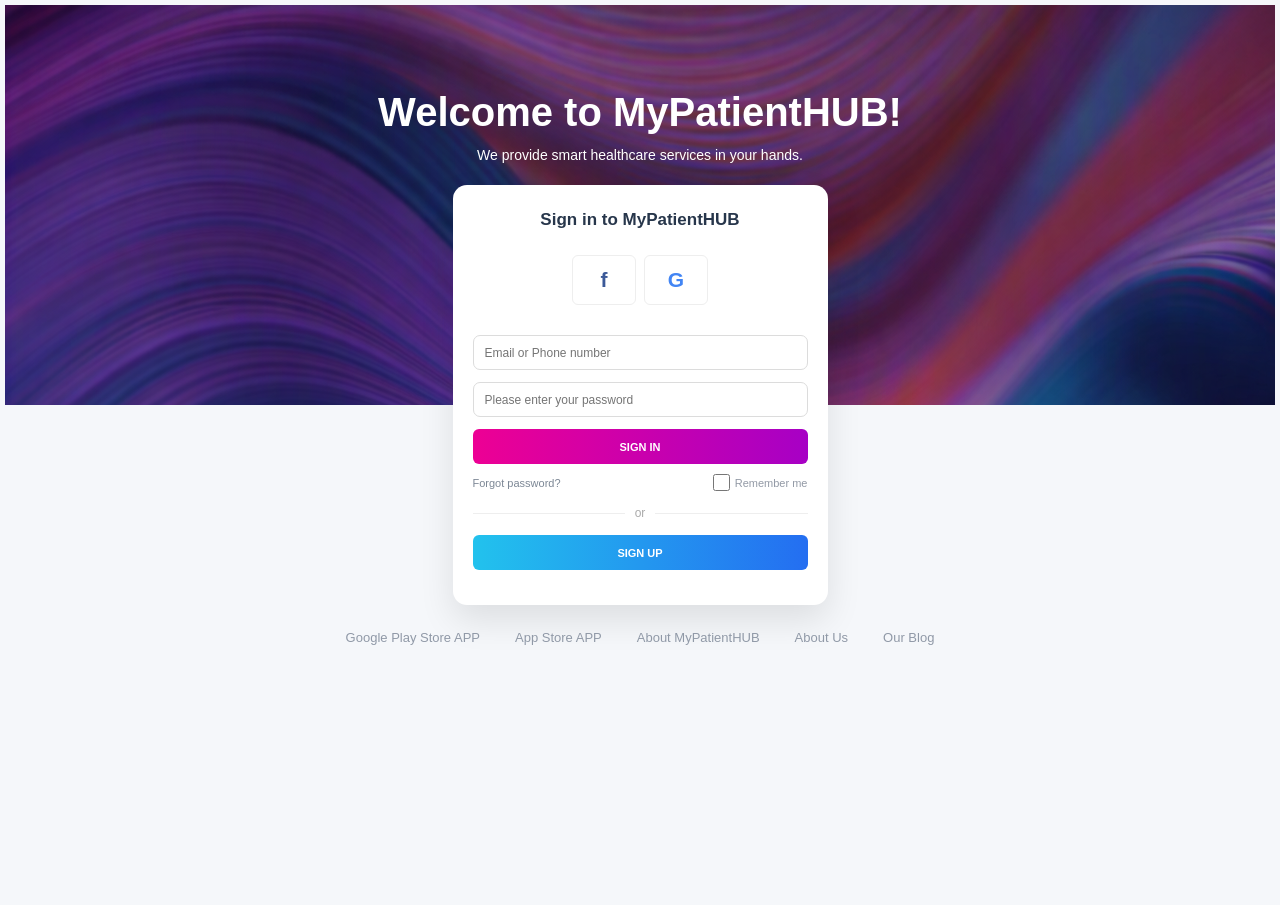
<file: index.html>
<!DOCTYPE html>
<html lang="en">
<head>
    <meta charset="UTF-8">
    <meta name="viewport" content="width=device-width, initial-scale=1.0">

    <title>MyPatientHUB - Login</title>

    <link rel="stylesheet" href="style.css">
</head>

<body class="login-page">

    <section class="login-hero">

        <div class="hero-content">

            <h1>Welcome to MyPatientHUB!</h1>

            <p>
                We provide smart healthcare services in your hands.
            </p>

            <div class="login-card">

                <h2>Sign in to MyPatientHUB</h2>

                <div class="social-login">

                    <button class="social-btn facebook">
                        <span>f</span>
                    </button>

                    <button class="social-btn google">
                        <span>G</span>
                    </button>

                </div>
                <form id="loginForm">

                    <input
                        type="text"
                        id="email"
                        placeholder="Email or Phone number"
                    >

                    <input
                        type="password"
                        id="password"
                        placeholder="Please enter your password"
                    >

                    <button type="submit" class="signin-btn">
                        SIGN IN
                    </button>

                </form>
                <div class="login-options">

                    <a href="#">Forgot password?</a>

                    <label>
                        <input type="checkbox">
                        Remember me
                    </label>

                </div>

                <div class="or">
                    <span>or</span>
                </div>

                <button
                    class="signup-btn"
                    onclick="goToDashboard()"
                >
                    SIGN UP
                </button>

            </div>

        </div>

    </section>

    <footer class="login-footer">

        <a href="#">Google Play Store APP</a>
        <a href="#">App Store APP</a>
        <a href="#">About MyPatientHUB</a>
        <a href="#">About Us</a>
        <a href="#">Our Blog</a>

    </footer>


    <script src="script.js"></script>

</body>
</html>
</file>
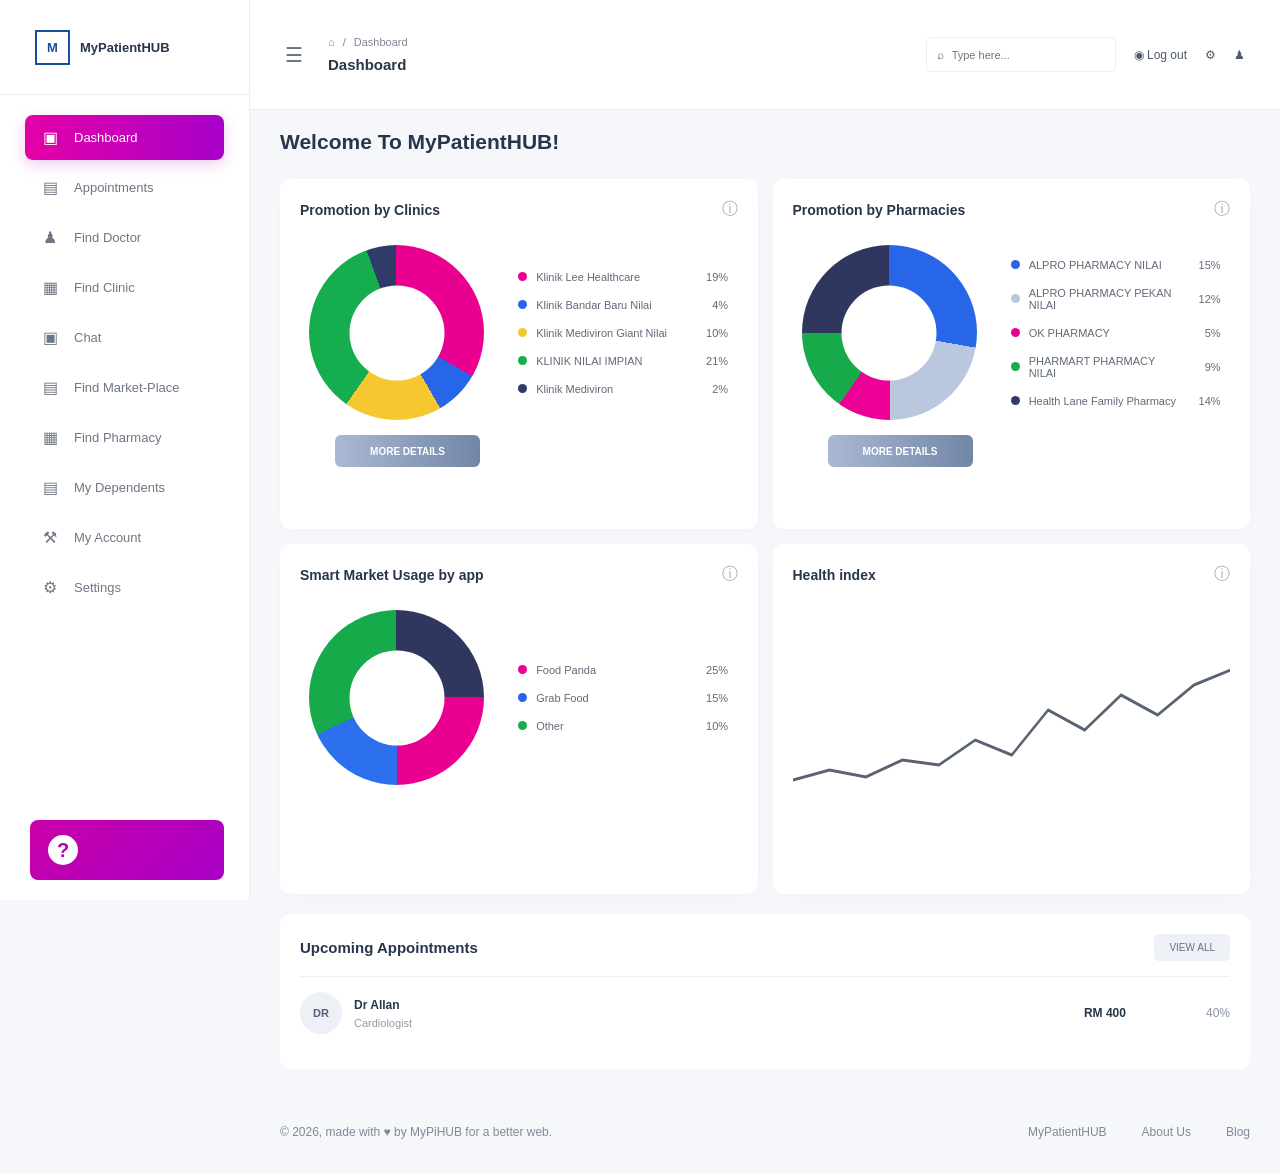
<file: dashboard.html>
<!DOCTYPE html>
<html lang="en">

<head>

    <meta charset="UTF-8">

    <meta name="viewport" content="width=device-width, initial-scale=1.0">

    <title>MyPatientHUB Dashboard</title>

    <link rel="stylesheet" href="style.css">

</head>


<body class="dashboard-body">
    <aside class="sidebar" id="sidebar">

        <div class="logo-area">

            <div class="logo-icon">
                M
            </div>

            <span>MyPatientHUB</span>

        </div>


        <nav class="sidebar-menu">

            <a href="#" class="menu-item active">

                <span class="menu-icon">▣</span>

                <span>Dashboard</span>

            </a>


            <a href="#" class="menu-item">

                <span class="menu-icon">▤</span>

                <span>Appointments</span>

            </a>
            <a href="find-doctor.html" class="menu-item">

                <span class="menu-icon">♟</span>

                <span>Find Doctor</span>

            </a>
            <a href="find-clinic.html" class="menu-item">

                <span class="menu-icon">▦</span>

                <span>Find Clinic</span>

            </a>


            <a href="#" class="menu-item">

                <span class="menu-icon">▣</span>

                <span>Chat</span>

            </a>


            <a href="#" class="menu-item">

                <span class="menu-icon">▤</span>

                <span>Find Market-Place</span>

            </a>


            <a href="#" class="menu-item">

                <span class="menu-icon">▦</span>

                <span>Find Pharmacy</span>

            </a>


            <a href="#" class="menu-item">

                <span class="menu-icon">▤</span>

                <span>My Dependents</span>

            </a>


            <a href="#" class="menu-item">

                <span class="menu-icon">⚒</span>

                <span>My Account</span>

            </a>


            <a href="#" class="menu-item">

                <span class="menu-icon">⚙</span>

                <span>Settings</span>

            </a>

        </nav>


        <div class="help-box">

            <span>?</span>

        </div>

    </aside>
    <main class="main-content">
        <header class="top-header">

            <div class="header-left">

                <button class="hamburger" onclick="toggleSidebar()">
                    ☰
                </button>


                <div>

                    <div class="breadcrumb">

                        <span>⌂</span>

                        <span>/</span>

                        <span>Dashboard</span>

                    </div>

                    <h2>Dashboard</h2>

                </div>

            </div>


            <div class="header-right">

                <div class="search-box">

                    <span>⌕</span>

                    <input type="text" placeholder="Type here...">

                </div>


          <a href="#" class="header-link">◉ Log out</a>


                <span class="header-icon">⚙</span>

                <span class="header-icon">♟</span>

            </div>

        </header>
        <section class="dashboard-content">


            <h1>Welcome To MyPatientHUB!</h1>


            <div class="cards-grid">
                <div class="dashboard-card">

                    <div class="card-title">

                        <h3>Promotion by Clinics</h3>

                        <span>ⓘ</span>

                    </div>


                    <div class="chart-content">

                        <div class="donut chart-clinic"></div>


                        <div class="legend">

                            <div>
                                <i class="pink"></i>
                                Klinik Lee Healthcare
                                <b>19%</b>
                            </div>


                            <div>
                                <i class="blue"></i>
                                Klinik Bandar Baru Nilai
                                <b>4%</b>
                            </div>


                            <div>
                                <i class="yellow"></i>
                                Klinik Mediviron Giant Nilai
                                <b>10%</b>
                            </div>


                            <div>
                                <i class="green"></i>
                                KLINIK NILAI IMPIAN
                                <b>21%</b>
                            </div>


                            <div>
                                <i class="darkblue"></i>
                                Klinik Mediviron
                                <b>2%</b>
                            </div>

                        </div>

                    </div>


                    <button class="details-btn">
                        MORE DETAILS
                    </button>

                </div>

                <div class="dashboard-card">

                    <div class="card-title">

                        <h3>Promotion by Pharmacies</h3>

                        <span>ⓘ</span>

                    </div>


                    <div class="chart-content">

                        <div class="donut chart-pharmacy"></div>


                        <div class="legend">

                            <div>
                                <i class="blue"></i>
                                ALPRO PHARMACY NILAI
                                <b>15%</b>
                            </div>


                            <div>
                                <i class="lightblue"></i>
                                ALPRO PHARMACY PEKAN NILAI
                                <b>12%</b>
                            </div>


                            <div>
                                <i class="pink"></i>
                                OK PHARMACY
                                <b>5%</b>
                            </div>


                            <div>
                                <i class="green"></i>
                                PHARMART PHARMACY NILAI
                                <b>9%</b>
                            </div>


                            <div>
                                <i class="darkblue"></i>
                                Health Lane Family Pharmacy
                                <b>14%</b>
                            </div>

                        </div>

                    </div>


                    <button class="details-btn">
                        MORE DETAILS
                    </button>

                </div>
                <div class="dashboard-card">

                    <div class="card-title">

                        <h3>Smart Market Usage by app</h3>

                        <span>ⓘ</span>

                    </div>


                    <div class="chart-content">

                        <div class="donut chart-market"></div>


                        <div class="legend">

                            <div>
                                <i class="pink"></i>
                                Food Panda
                                <b>25%</b>
                            </div>


                            <div>
                                <i class="blue"></i>
                                Grab Food
                                <b>15%</b>
                            </div>


                            <div>
                                <i class="green"></i>
                                Other
                                <b>10%</b>
                            </div>

                        </div>

                    </div>

                </div>
                <div class="dashboard-card">

                    <div class="card-title">

                        <h3>Health index</h3>

                        <span>ⓘ</span>

                    </div>


                    <div class="line-chart">

                        <svg viewBox="0 0 600 180" preserveAspectRatio="none">

                            <polyline points="
                                0,145
                                50,135
                                100,142
                                150,125
                                200,130
                                250,105
                                300,120
                                350,75
                                400,95
                                450,60
                                500,80
                                550,50
                                600,35
                                " fill="none" stroke="currentColor" stroke-width="3" />

                        </svg>

                    </div>

                </div>

            </div>
            <div class="appointment-card">

                <div class="appointment-header">

                    <h3>Upcoming Appointments</h3>

                    <button>
                        VIEW ALL
                    </button>

                </div>


                <div class="appointment-row">

                    <div class="doctor">

                        <div class="doctor-avatar">
                            DR
                        </div>


                        <div>

                            <strong>Dr Allan</strong>

                            <span>Cardiologist</span>

                        </div>

                    </div>


                    <div class="appointment-info">

                        <strong>RM 400</strong>

                        <span>40%</span>

                    </div>

                </div>

            </div>

        </section>
        <footer class="dashboard-footer">

            <p>
                © 2026, made with ♥ by MyPiHUB for a better web.
            </p>


            <div>

                <a href="#">
                    MyPatientHUB
                </a>

                <a href="#">
                    About Us
                </a>

                <a href="#">
                    Blog
                </a>

            </div>

        </footer>

    </main>


    <script src="script.js"></script>

</body>

</html>
</file>
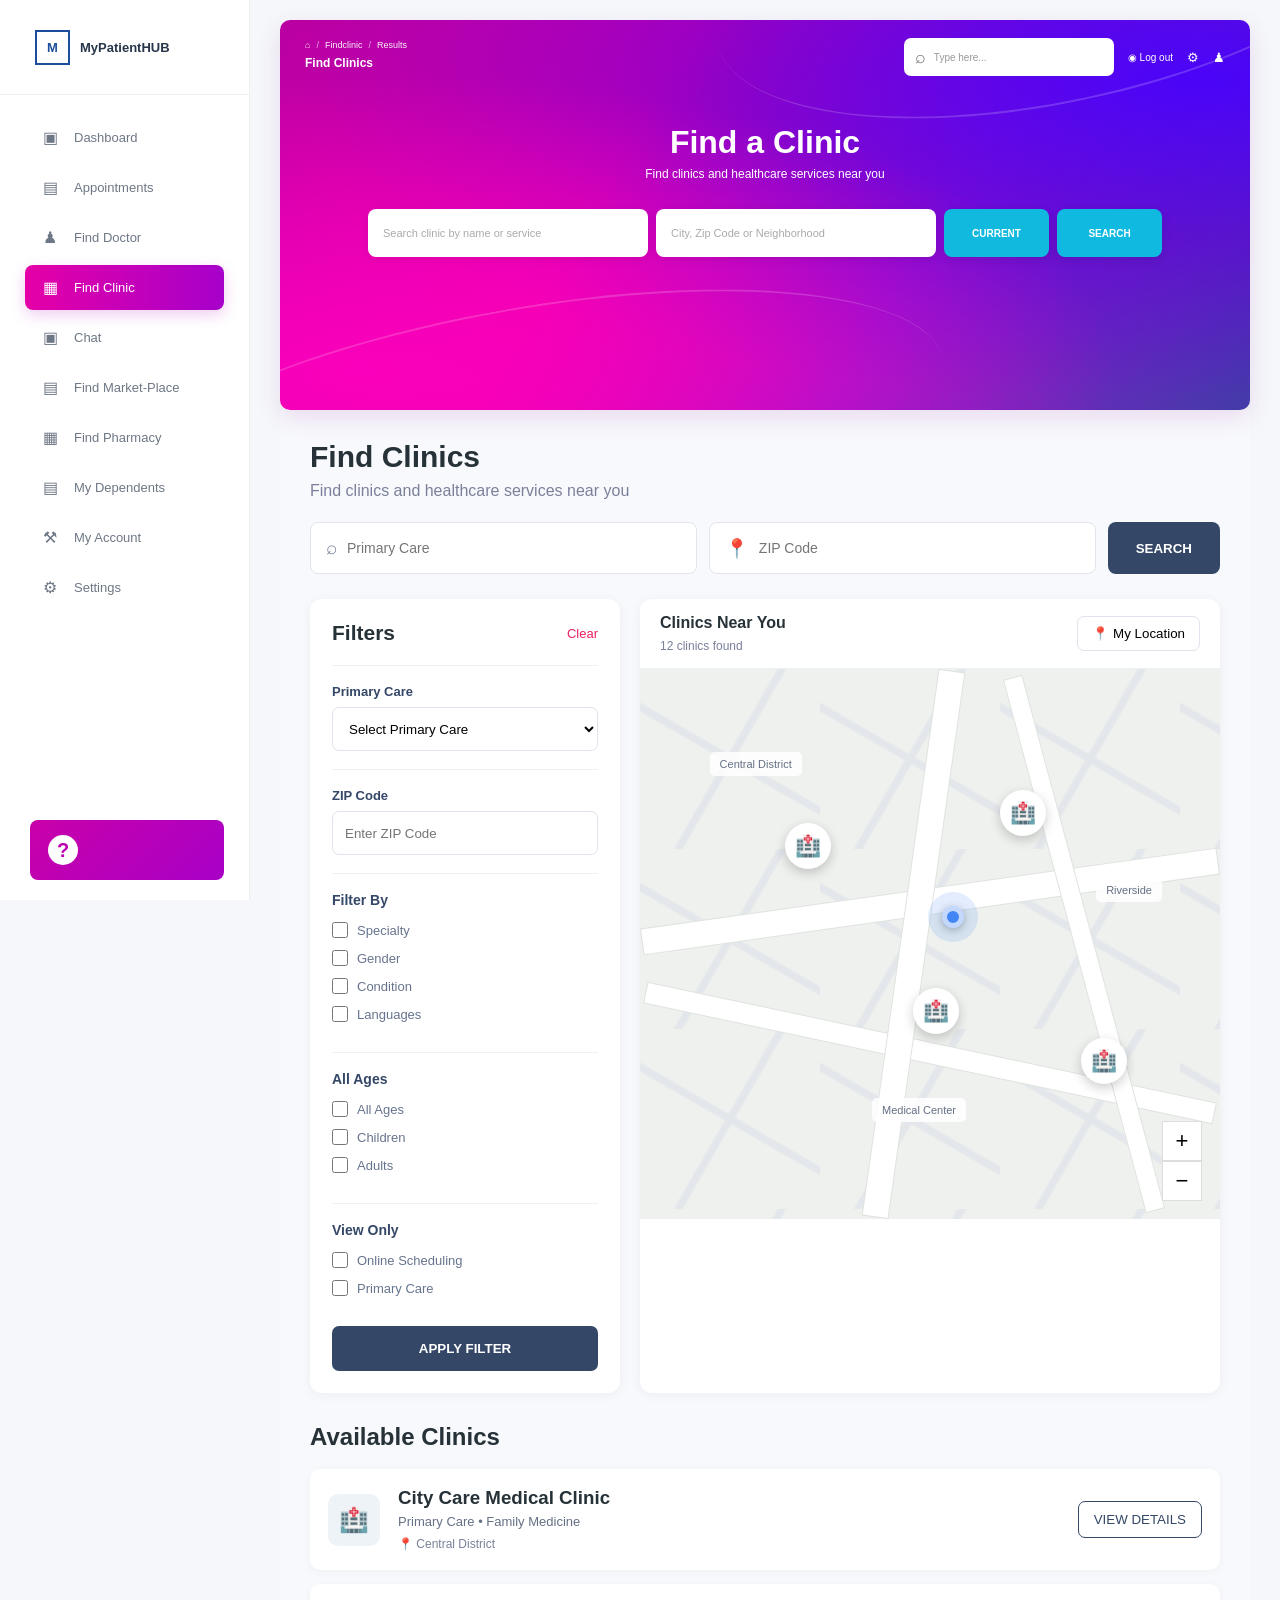
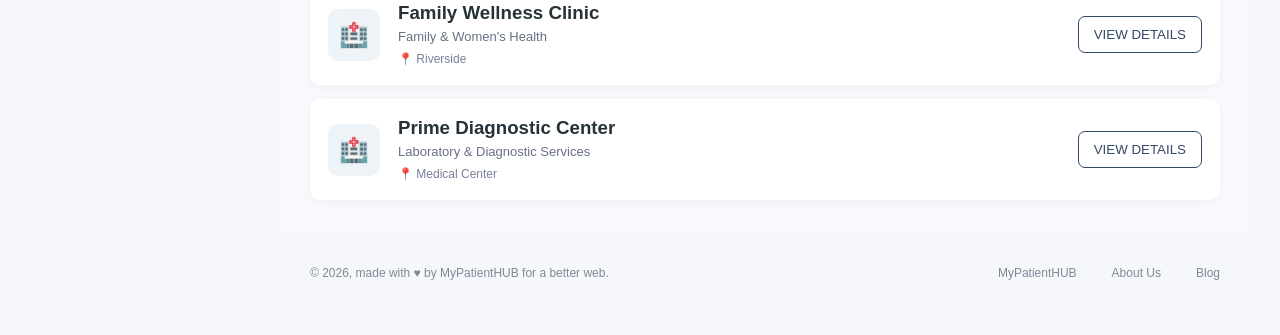
<file: find-clinic-results.html>
<!DOCTYPE html>
<html lang="en">

<head>
    <meta charset="UTF-8">
    <meta name="viewport" content="width=device-width, initial-scale=1.0">

    <title>Find Clinic Results - MyPatientHUB</title>

    <link rel="stylesheet" href="style.css">
    <link rel="stylesheet" href="find-pages.css">
</head>

<body class="dashboard-body">

    <aside class="sidebar" id="sidebar">

        <div class="logo-area">
            <div class="logo-icon">M</div>
            <span>MyPatientHUB</span>
        </div>

        <nav class="sidebar-menu">

            <a href="dashboard.html" class="menu-item">
                <span class="menu-icon">▣</span>
                <span>Dashboard</span>
            </a>

            <a href="#" class="menu-item">
                <span class="menu-icon">▤</span>
                <span>Appointments</span>
            </a>

            <a href="find-doctor.html" class="menu-item">
                <span class="menu-icon">♟</span>
                <span>Find Doctor</span>
            </a>

            <a href="find-clinic.html" class="menu-item active">
                <span class="menu-icon">▦</span>
                <span>Find Clinic</span>
            </a>

            <a href="#" class="menu-item">
                <span class="menu-icon">▣</span>
                <span>Chat</span>
            </a>

            <a href="#" class="menu-item">
                <span class="menu-icon">▤</span>
                <span>Find Market-Place</span>
            </a>

            <a href="#" class="menu-item">
                <span class="menu-icon">▦</span>
                <span>Find Pharmacy</span>
            </a>

            <a href="#" class="menu-item">
                <span class="menu-icon">▤</span>
                <span>My Dependents</span>
            </a>

            <a href="#" class="menu-item">
                <span class="menu-icon">⚒</span>
                <span>My Account</span>
            </a>

            <a href="#" class="menu-item">
                <span class="menu-icon">⚙</span>
                <span>Settings</span>
            </a>

        </nav>

        <div class="help-box">
            <span>?</span>
        </div>

    </aside>

    <main class="main-content">

        <section class="dashboard-content">
            <section class="clinic-hero">

                <!-- TOP BAR -->
                <div class="hero-topbar">

                    <div class="hero-left">

                        <button
                            type="button"
                            class="hero-hamburger"
                            onclick="toggleClinicSidebar()">
                            ☰
                        </button>

                        <div class="hero-breadcrumb">

                            <div>
                                ⌂
                                <span>/</span>
                                Findclinic
                                <span>/</span>
                                Results
                            </div>

                            <strong>Find Clinics</strong>

                        </div>

                    </div>


                    <div class="hero-right">

                        <div class="hero-search">

                            <span>⌕</span>

                            <input
                                type="text"
                                placeholder="Type here...">

                        </div>

                        <a
                            href="index.html"
                            class="hero-logout">
                            ◉ Log out
                        </a>

                        <span class="hero-icon">⚙</span>

                        <span class="hero-icon">♟</span>

                    </div>

                </div>
                <div class="hero-title">

                    <h1>Find a Clinic</h1>

                    <p>
                        Find clinics and healthcare services near you
                    </p>
                    <div class="search-row">

                        <input
                            type="text"
                            class="search-input"
                            id="resultClinicSearch"
                            placeholder="Search clinic by name or service">


                        <input
                            type="text"
                            class="search-input"
                            id="resultZipCode"
                            placeholder="City, Zip Code or Neighborhood">


                        <button
                            type="button"
                            class="search-button current-button"
                            onclick="openClinicResults('current')">
                            CURRENT
                        </button>


                        <button
                            type="button"
                            class="search-button"
                            onclick="searchClinics()">
                            SEARCH
                        </button>

                    </div>

                </div>

            </section>
            <section class="clinic-results-page">
                <div class="clinic-results-header">

                    <div>

                        <h1>Find Clinics</h1>

                        <p>
                            Find clinics and healthcare services near you
                        </p>

                    </div>

                </div>
                <div class="clinic-results-search">

                    <div class="results-search-box">

                        <span>⌕</span>

                        <input
                            type="text"
                            id="resultClinicSearchBottom"
                            placeholder="Primary Care">

                    </div>


                    <div class="results-search-box">

                        <span>📍</span>

                        <input
                            type="text"
                            id="resultZipCodeBottom"
                            placeholder="ZIP Code">

                    </div>


                    <button
                        type="button"
                        class="results-search-btn"
                        onclick="searchClinics()">
                        SEARCH
                    </button>

                </div>
                <div class="clinic-map-layout">
                    <aside class="clinic-filter-panel">

                        <div class="filter-header">

                            <h2>Filters</h2>

                            <button
                                type="button"
                                id="clearFilters">
                                Clear
                            </button>

                        </div>
                        <div class="filter-section">

                            <label class="filter-label">
                                Primary Care
                            </label>

                            <select id="primaryCare">

                                <option value="">
                                    Select Primary Care
                                </option>

                                <option>
                                    Family Medicine
                                </option>

                                <option>
                                    Internal Medicine
                                </option>

                                <option>
                                    General Practice
                                </option>

                                <option>
                                    Pediatrics
                                </option>

                            </select>

                        </div>
                        <div class="filter-section">

                            <label class="filter-label">
                                ZIP Code
                            </label>

                            <input
                                type="text"
                                placeholder="Enter ZIP Code"
                                id="filterZip">

                        </div>
                        <div class="filter-section">

                            <h3>Filter By</h3>

                            <label class="checkbox-row">
                                <input type="checkbox">
                                <span>Specialty</span>
                            </label>

                            <label class="checkbox-row">
                                <input type="checkbox">
                                <span>Gender</span>
                            </label>

                            <label class="checkbox-row">
                                <input type="checkbox">
                                <span>Condition</span>
                            </label>

                            <label class="checkbox-row">
                                <input type="checkbox">
                                <span>Languages</span>
                            </label>

                        </div>

                        <div class="filter-section">

                            <h3>All Ages</h3>

                            <label class="checkbox-row">
                                <input
                                    type="checkbox"
                                    name="age">
                                <span>All Ages</span>
                            </label>

                            <label class="checkbox-row">
                                <input
                                    type="checkbox"
                                    name="age">
                                <span>Children</span>
                            </label>

                            <label class="checkbox-row">
                                <input
                                    type="checkbox"
                                    name="age">
                                <span>Adults</span>
                            </label>

                        </div>
                        <div class="filter-section">

                            <h3>View Only</h3>

                            <label class="checkbox-row">
                                <input type="checkbox">
                                <span>Online Scheduling</span>
                            </label>

                            <label class="checkbox-row">
                                <input type="checkbox">
                                <span>Primary Care</span>
                            </label>

                        </div>


                        <button
                            type="button"
                            class="apply-filter-btn"
                            onclick="applyClinicFilters()">
                            APPLY FILTER
                        </button>

                    </aside>
                    <section class="clinic-map-container">

                        <div class="map-topbar">

                            <div>

                                <strong>
                                    Clinics Near You
                                </strong>

                                <span id="clinicCount">
                                    12 clinics found
                                </span>

                            </div>


                            <button
                                type="button"
                                class="map-location-btn"
                                onclick="showClinicLocation()">
                                📍 My Location
                            </button>

                        </div>


                        <div class="map-area">

                            <div class="map-road road-one"></div>
                            <div class="map-road road-two"></div>
                            <div class="map-road road-three"></div>
                            <div class="map-road road-four"></div>

                            <button
                                class="map-marker marker-one"
                                title="City Care Medical Clinic">
                                🏥
                            </button>


                            <button
                                class="map-marker marker-two"
                                title="Family Wellness Clinic">
                                🏥
                            </button>


                            <button
                                class="map-marker marker-three"
                                title="Prime Diagnostic Center">
                                🏥
                            </button>


                            <button
                                class="map-marker marker-four"
                                title="CarePlus Specialist Clinic">
                                🏥
                            </button>


                            <div
                                class="current-location"
                                id="clinicCurrentLocation">
                                <span></span>
                            </div>


                            <div class="map-controls">

                                <button type="button">
                                    +
                                </button>

                                <button type="button">
                                    −
                                </button>

                            </div>

                            <div class="map-label label-one">
                                Central District
                            </div>

                            <div class="map-label label-two">
                                Medical Center
                            </div>

                            <div class="map-label label-three">
                                Riverside
                            </div>

                        </div>

                    </section>

                </div>
                <section class="clinic-list-section">

                    <h2>Available Clinics</h2>

                    <div class="clinic-list">


                        <div class="clinic-card">

                            <div class="clinic-card-icon">
                                🏥
                            </div>

                            <div class="clinic-card-info">

                                <h3>
                                    City Care Medical Clinic
                                </h3>

                                <p>
                                    Primary Care • Family Medicine
                                </p>

                                <span>
                                    📍 Central District
                                </span>

                            </div>

                            <button>
                                VIEW DETAILS
                            </button>

                        </div>


                        <div class="clinic-card">

                            <div class="clinic-card-icon">
                                🏥
                            </div>

                            <div class="clinic-card-info">

                                <h3>
                                    Family Wellness Clinic
                                </h3>

                                <p>
                                    Family & Women's Health
                                </p>

                                <span>
                                    📍 Riverside
                                </span>

                            </div>

                            <button>
                                VIEW DETAILS
                            </button>

                        </div>


                        <div class="clinic-card">

                            <div class="clinic-card-icon">
                                🏥
                            </div>

                            <div class="clinic-card-info">

                                <h3>
                                    Prime Diagnostic Center
                                </h3>

                                <p>
                                    Laboratory & Diagnostic Services
                                </p>

                                <span>
                                    📍 Medical Center
                                </span>

                            </div>

                            <button>
                                VIEW DETAILS
                            </button>

                        </div>


                    </div>

                </section>


            </section>

            <footer class="dashboard-footer">

                <p>
                    ©️ 2026, made with ♥️ by MyPatientHUB
                    for a better web.
                </p>

                <div>

                    <a href="#">MyPatientHUB</a>
                    <a href="#">About Us</a>
                    <a href="#">Blog</a>

                </div>

            </footer>

        </section>

    </main>



    <script>

        function toggleClinicSidebar() {

            const sidebar =
                document.getElementById("sidebar");

            if (!sidebar) {
                return;
            }

            sidebar.classList.toggle("show");

        }



        /* =========================
           SEARCH
        ========================= */

        function searchClinics() {

            const heroSearch =
                document.getElementById(
                    "resultClinicSearch"
                );

            const heroLocation =
                document.getElementById(
                    "resultZipCode"
                );


            const bottomSearch =
                document.getElementById(
                    "resultClinicSearchBottom"
                );

            const bottomLocation =
                document.getElementById(
                    "resultZipCodeBottom"
                );


            const search =
                heroSearch.value.trim() !== ""
                    ? heroSearch.value.trim()
                    : bottomSearch.value.trim();


            const location =
                heroLocation.value.trim() !== ""
                    ? heroLocation.value.trim()
                    : bottomLocation.value.trim();


            console.log(
                "Clinic Search:",
                search,
                "Location:",
                location
            );

        }

        function openClinicResults(mode) {

            if (mode === "current") {

                const location =
                    document.getElementById(
                        "clinicCurrentLocation"
                    );

                if (location) {

                    location.classList.add(
                        "location-active"
                    );

                }

            }

        }



        function showClinicLocation() {

            const location =
                document.getElementById(
                    "clinicCurrentLocation"
                );

            if (location) {

                location.classList.add(
                    "location-active"
                );

            }

        }

        function applyClinicFilters() {

            const primaryCare =
                document.getElementById(
                    "primaryCare"
                ).value;

            const zip =
                document.getElementById(
                    "filterZip"
                ).value.trim();


            console.log(
                "Primary Care:",
                primaryCare,
                "ZIP:",
                zip
            );

        }
        const clearFilters =
            document.getElementById(
                "clearFilters"
            );


        clearFilters.addEventListener(
            "click",
            function () {

                document
                    .querySelectorAll(
                        ".clinic-filter-panel input"
                    )
                    .forEach(function (input) {

                        input.checked = false;
                        input.value = "";

                    });


                document.getElementById(
                    "primaryCare"
                ).value = "";


                document.getElementById(
                    "filterZip"
                ).value = "";

            }
        );

        const ageCheckboxes =
            document.querySelectorAll(
                'input[name="age"]'
            );


        ageCheckboxes.forEach(
            function (checkbox) {

                checkbox.addEventListener(
                    "change",
                    function () {

                        if (this.checked) {

                            ageCheckboxes.forEach(
                                function (other) {

                                    if (
                                        other !== checkbox
                                    ) {
                                        other.checked = false;
                                    }

                                }
                            );

                        }

                    }
                );

            }
        );

    </script>

</body>

</html>
</file>
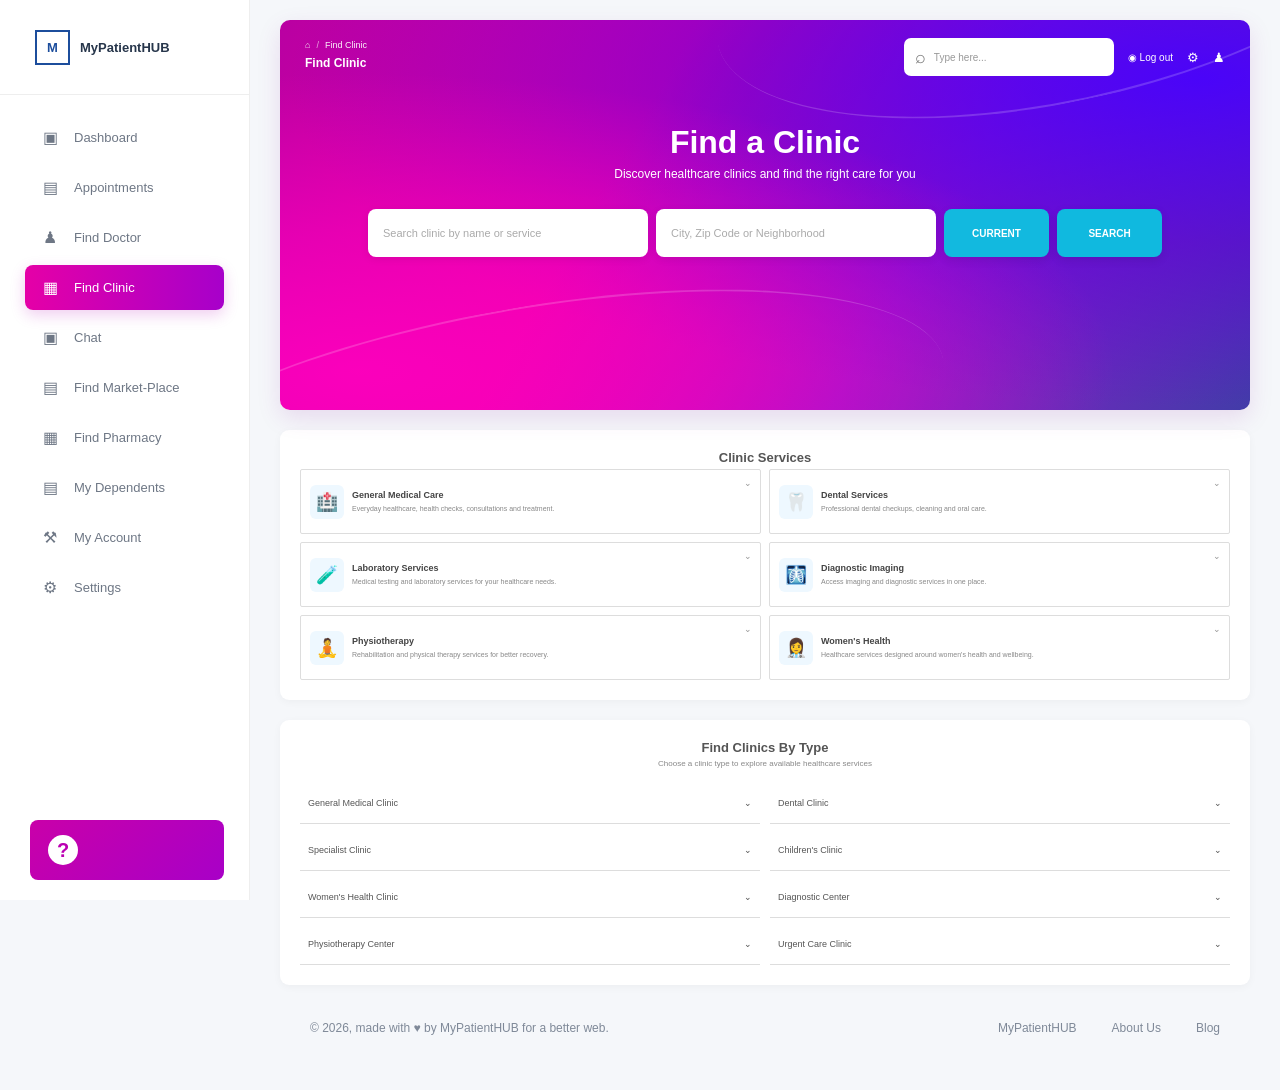
<file: find-clinic.html>
<!DOCTYPE html>
<html lang="en">

<head>
    <meta charset="UTF-8">
    <meta name="viewport" content="width=device-width, initial-scale=1.0">

    <title>Find Clinic - MyPatientHUB</title>

    <link rel="stylesheet" href="style.css">
    <link rel="stylesheet" href="find-pages.css">
</head>

<body class="dashboard-body">

    <aside class="sidebar" id="sidebar">

        <div class="logo-area">
            <div class="logo-icon">M</div>
            <span>MyPatientHUB</span>
        </div>

        <nav class="sidebar-menu">

            <a href="dashboard.html" class="menu-item">
                <span class="menu-icon">▣</span>
                <span>Dashboard</span>
            </a>

            <a href="#" class="menu-item">
                <span class="menu-icon">▤</span>
                <span>Appointments</span>
            </a>

            <a href="find-doctor.html" class="menu-item">
                <span class="menu-icon">♟</span>
                <span>Find Doctor</span>
            </a>

            <a href="find-clinic.html" class="menu-item active">
                <span class="menu-icon">▦</span>
                <span>Find Clinic</span>
            </a>

            <a href="#" class="menu-item">
                <span class="menu-icon">▣</span>
                <span>Chat</span>
            </a>

            <a href="#" class="menu-item">
                <span class="menu-icon">▤</span>
                <span>Find Market-Place</span>
            </a>

            <a href="#" class="menu-item">
                <span class="menu-icon">▦</span>
                <span>Find Pharmacy</span>
            </a>

            <a href="#" class="menu-item">
                <span class="menu-icon">▤</span>
                <span>My Dependents</span>
            </a>

            <a href="#" class="menu-item">
                <span class="menu-icon">⚒</span>
                <span>My Account</span>
            </a>

            <a href="#" class="menu-item">
                <span class="menu-icon">⚙</span>
                <span>Settings</span>
            </a>

        </nav>

        <div class="help-box">
            <span>?</span>
        </div>

    </aside>



    <main class="main-content">

        <section class="dashboard-content">


            <section class="clinic-hero">

                <div class="hero-topbar">

                    <div class="hero-left">

                        <button
                            class="hero-hamburger"
                            onclick="toggleSidebar()">
                            ☰
                        </button>

                        <div class="hero-breadcrumb">

                            <div>
                                ⌂
                                <span>/</span>
                                Find Clinic
                            </div>

                            <strong>Find Clinic</strong>

                        </div>

                    </div>


                    <div class="hero-right">

                        <div class="hero-search">

                            <span>⌕</span>

                            <input
                                type="text"
                                placeholder="Type here..."
                            >

                        </div>

                        <a
                            href="index.html"
                            class="hero-logout">
                            ◉ Log out
                        </a>

                        <span class="hero-icon">⚙</span>

                        <span class="hero-icon">♟</span>

                    </div>

                </div>


              
                <div class="hero-title">

                    <h1>Find a Clinic</h1>

                    <p>
                        Discover healthcare clinics and find the right care for you
                    </p>

                    <div class="search-row">

                        <input
                            type="text"
                            class="search-input"
                            id="clinicSearch"
                            placeholder="Search clinic by name or service"
                        >

                        <input
                            type="text"
                            class="search-input"
                            id="clinicLocationSearch"
                            placeholder="City, Zip Code or Neighborhood"
                        >

                        <button
                            type="button"
                            class="search-button current-button"
                            onclick="openClinicResults('current')">
                            CURRENT
                        </button>

                        <button
                            type="button"
                            class="search-button"
                            onclick="openClinicResults('search')">
                            SEARCH
                        </button>

                    </div>

                </div>

            </section>

            <section class="section">

                <h2 class="section-title">
                    Clinic Services
                </h2>

                <div class="service-grid">

                    <div class="service-card clinic-service-card">

                        <div class="service-icon">
                            🏥
                        </div>

                        <div class="service-text">

                            <h3>
                                General Medical Care
                            </h3>

                            <p>
                                Everyday healthcare, health checks,
                                consultations and treatment.
                            </p>

                        </div>

                        <span class="arrow">⌄</span>

                    </div>


                    <div class="service-card clinic-service-card">

                        <div class="service-icon">
                            🦷
                        </div>

                        <div class="service-text">

                            <h3>
                                Dental Services
                            </h3>

                            <p>
                                Professional dental checkups,
                                cleaning and oral care.
                            </p>

                        </div>

                        <span class="arrow">⌄</span>

                    </div>


                    <div class="service-card clinic-service-card">

                        <div class="service-icon">
                            🧪
                        </div>

                        <div class="service-text">

                            <h3>
                                Laboratory Services
                            </h3>

                            <p>
                                Medical testing and laboratory
                                services for your healthcare needs.
                            </p>

                        </div>

                        <span class="arrow">⌄</span>

                    </div>


                    <div class="service-card clinic-service-card">

                        <div class="service-icon">
                            🩻
                        </div>

                        <div class="service-text">

                            <h3>
                                Diagnostic Imaging
                            </h3>

                            <p>
                                Access imaging and diagnostic
                                services in one place.
                            </p>

                        </div>

                        <span class="arrow">⌄</span>

                    </div>


                    <div class="service-card clinic-service-card">

                        <div class="service-icon">
                            🧘
                        </div>

                        <div class="service-text">

                            <h3>
                                Physiotherapy
                            </h3>

                            <p>
                                Rehabilitation and physical therapy
                                services for better recovery.
                            </p>

                        </div>

                        <span class="arrow">⌄</span>

                    </div>


                    <div class="service-card clinic-service-card">

                        <div class="service-icon">
                            👩‍⚕️
                        </div>

                        <div class="service-text">

                            <h3>
                                Women's Health
                            </h3>

                            <p>
                                Healthcare services designed around
                                women's health and wellbeing.
                            </p>

                        </div>

                        <span class="arrow">⌄</span>

                    </div>

                </div>

            </section>
            <section class="section">

                <h2 class="section-title">
                    Find Clinics By Type
                </h2>

                <p class="section-subtitle">
                    Choose a clinic type to explore available healthcare services
                </p>


                <div class="specialty-grid">

                    <div class="specialty">
                        <span>General Medical Clinic</span>
                        <span>⌄</span>
                    </div>

                    <div class="specialty">
                        <span>Dental Clinic</span>
                        <span>⌄</span>
                    </div>

                    <div class="specialty">
                        <span>Specialist Clinic</span>
                        <span>⌄</span>
                    </div>

                    <div class="specialty">
                        <span>Children's Clinic</span>
                        <span>⌄</span>
                    </div>

                    <div class="specialty">
                        <span>Women's Health Clinic</span>
                        <span>⌄</span>
                    </div>

                    <div class="specialty">
                        <span>Diagnostic Center</span>
                        <span>⌄</span>
                    </div>

                    <div class="specialty">
                        <span>Physiotherapy Center</span>
                        <span>⌄</span>
                    </div>

                    <div class="specialty">
                        <span>Urgent Care Clinic</span>
                        <span>⌄</span>
                    </div>

                </div>

            </section>

            <footer class="dashboard-footer">

                <p>
                    ©️ 2026, made with ♥️ by MyPatientHUB
                    for a better web.
                </p>

                <div>

                    <a href="#">MyPatientHUB</a>

                    <a href="#">About Us</a>

                    <a href="#">Blog</a>

                </div>

            </footer>

        </section>

    </main>


    <script src="script.js"></script>

</body>
</html>
</file>
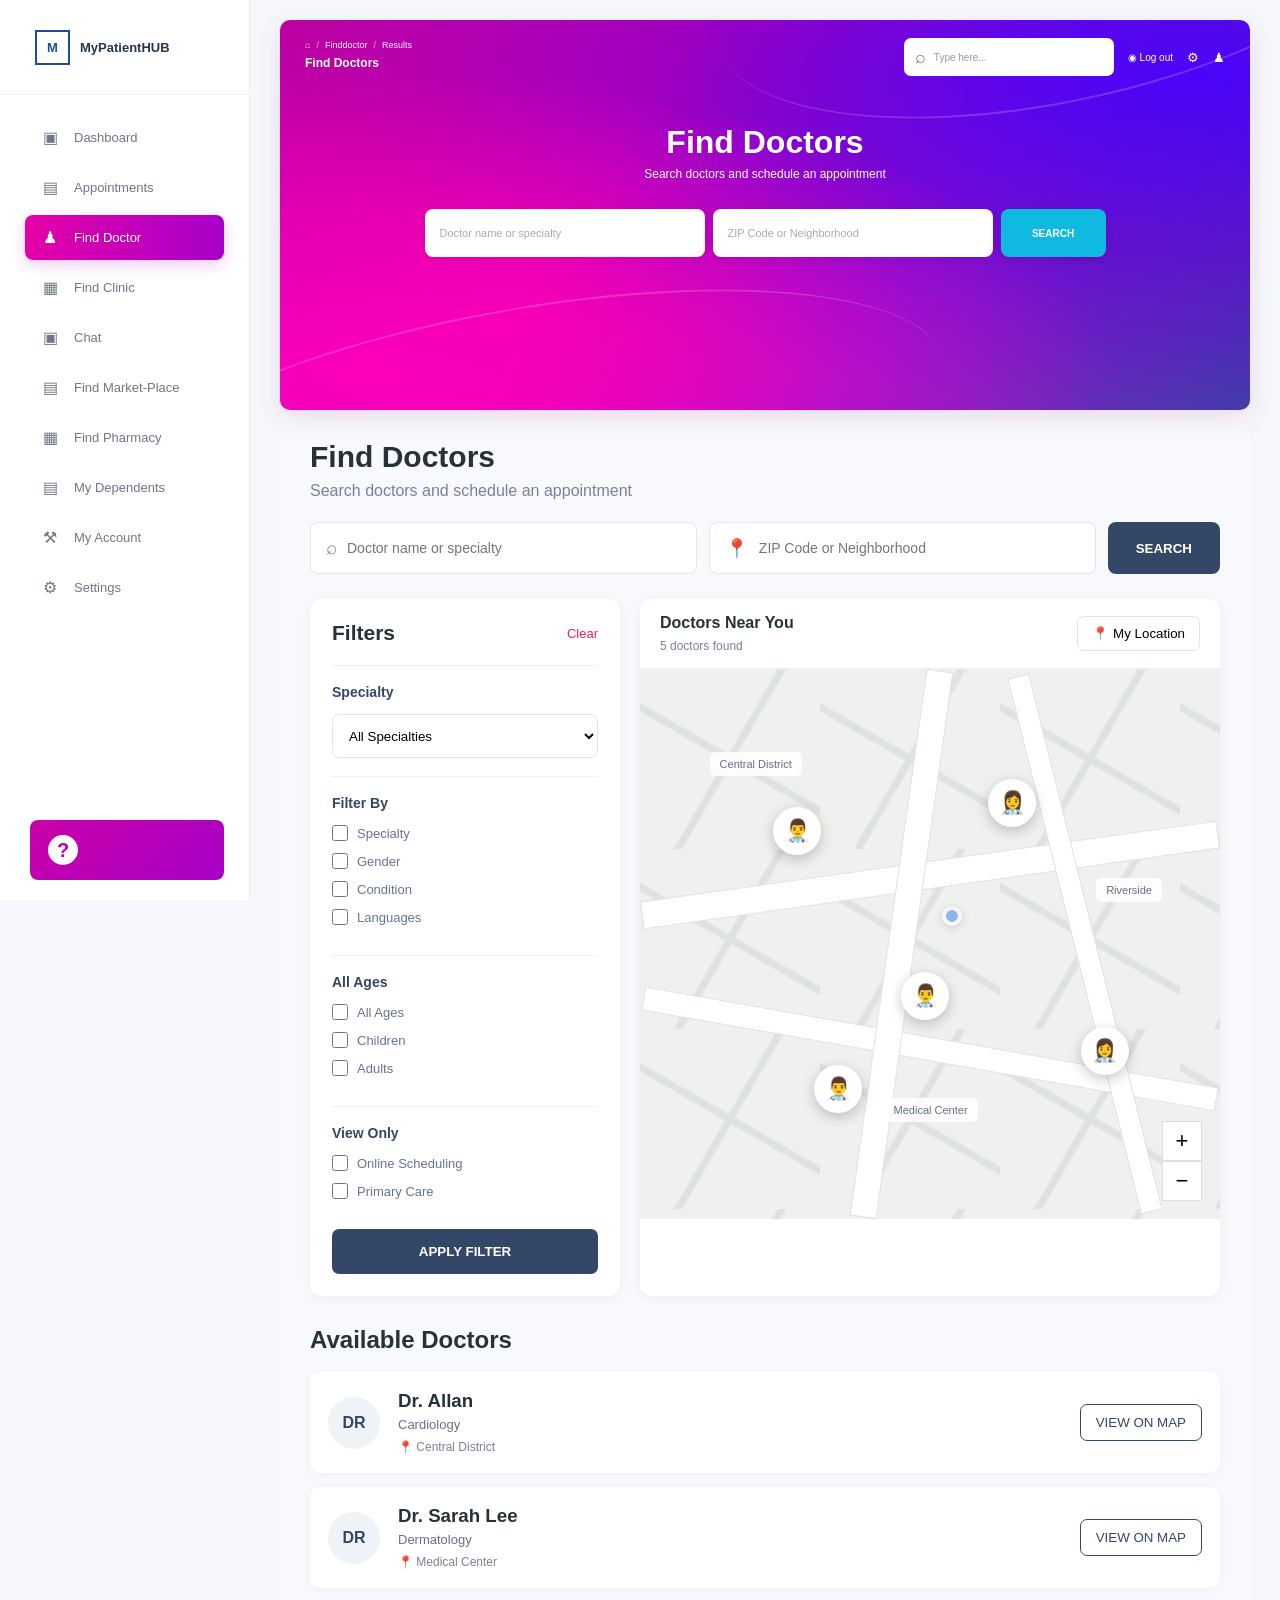
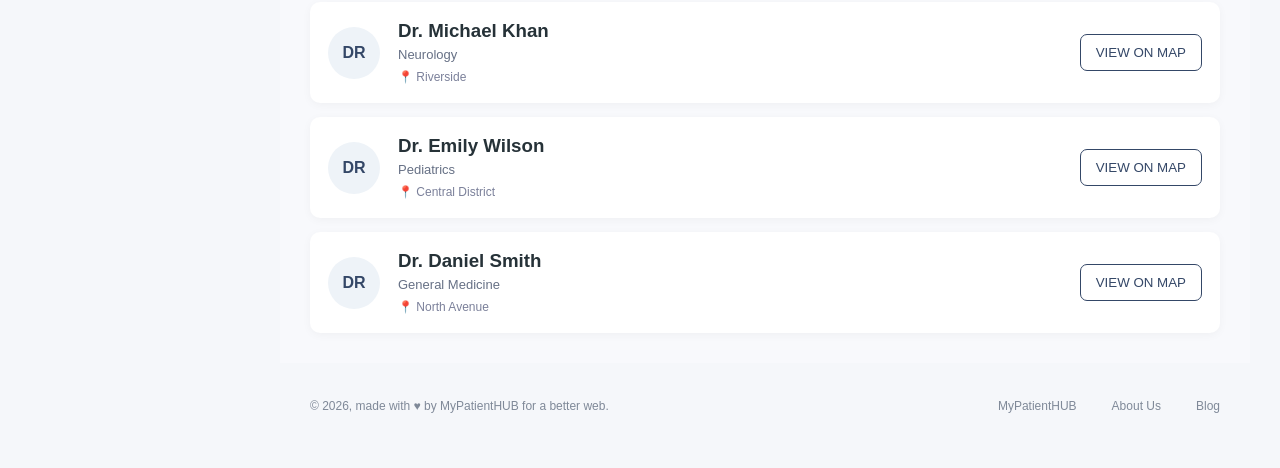
<file: find-doctor-results.html>
<!DOCTYPE html>
<html lang="en">

<head>

    <meta charset="UTF-8">
    <meta name="viewport" content="width=device-width, initial-scale=1.0">

    <title>Find Doctor Results - MyPatientHUB</title>

    <link rel="stylesheet" href="style.css">
    <link rel="stylesheet" href="find-pages.css">

</head>


<body class="dashboard-body">
    <aside class="sidebar" id="sidebar">

        <div class="logo-area">
            <div class="logo-icon">M</div>
            <span>MyPatientHUB</span>
        </div>

        <nav class="sidebar-menu">

            <a href="dashboard.html" class="menu-item">
                <span class="menu-icon">▣</span>
                <span>Dashboard</span>
            </a>

            <a href="#" class="menu-item">
                <span class="menu-icon">▤</span>
                <span>Appointments</span>
            </a>

            <a href="find-doctor.html" class="menu-item active">
                <span class="menu-icon">♟</span>
                <span>Find Doctor</span>
            </a>

            <a href="find-clinic.html" class="menu-item">
                <span class="menu-icon">▦</span>
                <span>Find Clinic</span>
            </a>

            <a href="#" class="menu-item">
                <span class="menu-icon">▣</span>
                <span>Chat</span>
            </a>

            <a href="#" class="menu-item">
                <span class="menu-icon">▤</span>
                <span>Find Market-Place</span>
            </a>

            <a href="#" class="menu-item">
                <span class="menu-icon">▦</span>
                <span>Find Pharmacy</span>
            </a>

            <a href="#" class="menu-item">
                <span class="menu-icon">▤</span>
                <span>My Dependents</span>
            </a>

            <a href="#" class="menu-item">
                <span class="menu-icon">⚒</span>
                <span>My Account</span>
            </a>

            <a href="#" class="menu-item">
                <span class="menu-icon">⚙</span>
                <span>Settings</span>
            </a>

        </nav>

        <div class="help-box">
            <span>?</span>
        </div>

    </aside>
    <main class="main-content">

        <section class="dashboard-content">
            <section class="doctor-hero">

                <!-- TOP BAR -->
                <div class="hero-topbar">

                    <div class="hero-left">

                        <button
                            type="button"
                            class="hero-hamburger"
                            onclick="toggleDoctorSidebar()">
                            ☰
                        </button>

                        <div class="hero-breadcrumb">

                            <div>
                                ⌂
                                <span>/</span>
                                Finddoctor
                                <span>/</span>
                                Results
                            </div>

                            <strong>Find Doctors</strong>

                        </div>

                    </div>


                    <div class="hero-right">

                        <div class="hero-search">

                            <span>⌕</span>

                            <input
                                type="text"
                                placeholder="Type here...">

                        </div>

                        <a
                            href="index.html"
                            class="hero-logout">
                            ◉ Log out
                        </a>

                        <span class="hero-icon">⚙</span>

                        <span class="hero-icon">♟</span>

                    </div>

                </div>


              
                <div class="hero-title">

                    <h1>Find Doctors</h1>

                    <p>
                        Search doctors and schedule an appointment
                    </p>

                    <div class="search-row">

                        <input
                            type="text"
                            class="search-input"
                            id="doctorResultSearch"
                            placeholder="Doctor name or specialty">


                        <input
                            type="text"
                            class="search-input"
                            id="doctorZipCode"
                            placeholder="ZIP Code or Neighborhood">


                        <button
                            type="button"
                            class="search-button"
                            onclick="searchDoctors()">
                            SEARCH
                        </button>

                    </div>

                </div>

            </section>
            <section class="doctor-results-page">
                <div class="doctor-results-header">

                    <h1>Find Doctors</h1>

                    <p>
                        Search doctors and schedule an appointment
                    </p>

                </div>
                <div class="doctor-results-search">

                    <div class="results-search-box">

                        <span>⌕</span>

                        <input
                            type="text"
                            id="doctorResultSearchBottom"
                            placeholder="Doctor name or specialty">

                    </div>


                    <div class="results-search-box">

                        <span>📍</span>

                        <input
                            type="text"
                            id="doctorZipCodeBottom"
                            placeholder="ZIP Code or Neighborhood">

                    </div>


                    <button
                        class="results-search-btn"
                        onclick="searchDoctors()">
                        SEARCH
                    </button>

                </div>
                <div class="doctor-map-layout">


             
                    <aside class="doctor-filter-panel">

                        <div class="filter-header">

                            <h2>Filters</h2>

                            <button
                                type="button"
                                onclick="clearDoctorFilters()">
                                Clear
                            </button>

                        </div>


    
                        <div class="filter-section">

                            <h3>Specialty</h3>

                            <select id="doctorSpecialty">

                                <option value="">
                                    All Specialties
                                </option>

                                <option>
                                    Cardiology
                                </option>

                                <option>
                                    Dermatology
                                </option>

                                <option>
                                    Neurology
                                </option>

                                <option>
                                    Pediatrics
                                </option>

                                <option>
                                    General Medicine
                                </option>

                            </select>

                        </div>
                        <div class="filter-section">

                            <h3>Filter By</h3>

                            <label class="checkbox-row">
                                <input type="checkbox">
                                <span>Specialty</span>
                            </label>

                            <label class="checkbox-row">
                                <input type="checkbox">
                                <span>Gender</span>
                            </label>

                            <label class="checkbox-row">
                                <input type="checkbox">
                                <span>Condition</span>
                            </label>

                            <label class="checkbox-row">
                                <input type="checkbox">
                                <span>Languages</span>
                            </label>

                        </div>
                        <div class="filter-section">

                            <h3>All Ages</h3>

                            <label class="checkbox-row">
                                <input
                                    type="checkbox"
                                    name="doctorAge">
                                <span>All Ages</span>
                            </label>

                            <label class="checkbox-row">
                                <input
                                    type="checkbox"
                                    name="doctorAge">
                                <span>Children</span>
                            </label>

                            <label class="checkbox-row">
                                <input
                                    type="checkbox"
                                    name="doctorAge">
                                <span>Adults</span>
                            </label>

                        </div>
                        <div class="filter-section">

                            <h3>View Only</h3>

                            <label class="checkbox-row">
                                <input type="checkbox">
                                <span>Online Scheduling</span>
                            </label>

                            <label class="checkbox-row">
                                <input type="checkbox">
                                <span>Primary Care</span>
                            </label>

                        </div>


                        <button
                            class="apply-filter-btn"
                            onclick="applyDoctorFilters()">
                            APPLY FILTER
                        </button>

                    </aside>
                    <section class="doctor-map-container">

                        <div class="map-topbar">

                            <div>

                                <strong>
                                    Doctors Near You
                                </strong>

                                <span id="doctorCount">
                                    6 doctors found
                                </span>

                            </div>

                            <button
                                class="map-location-btn"
                                onclick="showCurrentLocation()">
                                📍 My Location
                            </button>

                        </div>
                        <div class="fake-map">

                            <div class="fake-road road-a"></div>
                            <div class="fake-road road-b"></div>
                            <div class="fake-road road-c"></div>
                            <div class="fake-road road-d"></div>


                            <div class="map-area-label label-a">
                                Central District
                            </div>

                            <div class="map-area-label label-b">
                                Medical Center
                            </div>

                            <div class="map-area-label label-c">
                                Riverside
                            </div>

                            <button
                                class="doctor-marker marker-a"
                                onclick="selectDoctor(1)">
                                👨‍⚕️
                            </button>

                            <button
                                class="doctor-marker marker-b"
                                onclick="selectDoctor(2)">
                                👩‍⚕️
                            </button>

                            <button
                                class="doctor-marker marker-c"
                                onclick="selectDoctor(3)">
                                👨‍⚕️
                            </button>

                            <button
                                class="doctor-marker marker-d"
                                onclick="selectDoctor(4)">
                                👩‍⚕️
                            </button>

                            <button
                                class="doctor-marker marker-e"
                                onclick="selectDoctor(5)">
                                👨‍⚕️
                            </button>


                            <!-- CURRENT LOCATION -->

                            <div
                                class="fake-current-location"
                                id="currentLocation">
                            </div>


                            <!-- MAP CONTROLS -->

                            <div class="fake-map-controls">

                                <button onclick="zoomIn()">
                                    +
                                </button>

                                <button onclick="zoomOut()">
                                    −
                                </button>

                            </div>

                        </div>

                    </section>

                </div>



                <!-- ================= DOCTORS ================= -->
                <section class="doctor-list-section">

                    <h2>Available Doctors</h2>

                    <div
                        class="doctor-list"
                        id="doctorList">
                    </div>

                </section>

            </section>



            <!-- ================= FOOTER ================= -->
            <footer class="dashboard-footer">

                <p>
                    ©️ 2026, made with ♥️ by MyPatientHUB
                    for a better web.
                </p>

                <div>

                    <a href="#">MyPatientHUB</a>
                    <a href="#">About Us</a>
                    <a href="#">Blog</a>

                </div>

            </footer>

        </section>

    </main>



    <script>

        function toggleDoctorSidebar() {

            const sidebar =
                document.getElementById("sidebar");

            if (!sidebar) {
                return;
            }

            sidebar.classList.toggle("show");

        }

        const doctors = [

            {
                id: 1,
                name: "Dr. Allan",
                specialty: "Cardiology",
                gender: "Male",
                location: "Central District"
            },

            {
                id: 2,
                name: "Dr. Sarah Lee",
                specialty: "Dermatology",
                gender: "Female",
                location: "Medical Center"
            },

            {
                id: 3,
                name: "Dr. Michael Khan",
                specialty: "Neurology",
                gender: "Male",
                location: "Riverside"
            },

            {
                id: 4,
                name: "Dr. Emily Wilson",
                specialty: "Pediatrics",
                gender: "Female",
                location: "Central District"
            },

            {
                id: 5,
                name: "Dr. Daniel Smith",
                specialty: "General Medicine",
                gender: "Male",
                location: "North Avenue"
            }

        ];

        function displayDoctors(list) {

            const doctorList =
                document.getElementById("doctorList");

            doctorList.innerHTML = "";


            list.forEach(function (doctor) {

                const card =
                    document.createElement("div");

                card.className =
                    "doctor-result-card";


                card.innerHTML = `

                    <div class="doctor-result-avatar">
                        DR
                    </div>

                    <div class="doctor-result-info">

                        <h3>
                            ${doctor.name}
                        </h3>

                        <p>
                            ${doctor.specialty}
                        </p>

                        <span>
                            📍 ${doctor.location}
                        </span>

                    </div>

                    <button
                        onclick="selectDoctor(
                            ${doctor.id}
                        )">

                        VIEW ON MAP

                    </button>

                `;


                doctorList.appendChild(card);

            });


            document.getElementById(
                "doctorCount"
            ).textContent =
                list.length + " doctors found";

        }

        function selectDoctor(id) {

            const marker =
                document.querySelector(
                    `[onclick="selectDoctor(${id})"]`
                );


            if (marker) {

                marker.classList.add(
                    "selected-marker"
                );


                setTimeout(function () {

                    marker.classList.remove(
                        "selected-marker"
                    );

                }, 1200);

            }

        }

        function showCurrentLocation() {

            const location =
                document.getElementById(
                    "currentLocation"
                );


            location.classList.add(
                "location-active"
            );

        }

        function searchDoctors() {

            let searchInput =
                document.getElementById(
                    "doctorResultSearch"
                );

    
            if (!searchInput) {

                searchInput =
                    document.getElementById(
                        "doctorResultSearchBottom"
                    );

            }


            const search =
                searchInput
                    ? searchInput.value
                        .toLowerCase()
                        .trim()
                    : "";


            if (search === "") {

                displayDoctors(doctors);

                return;

            }


            const results =
                doctors.filter(function (doctor) {

                    return (

                        doctor.name
                            .toLowerCase()
                            .includes(search)

                        ||

                        doctor.specialty
                            .toLowerCase()
                            .includes(search)

                    );

                });


            displayDoctors(results);

        }
        function applyDoctorFilters() {

            const specialty =
                document
                    .getElementById(
                        "doctorSpecialty"
                    )
                    .value;


            let results = doctors;


            if (specialty !== "") {

                results =
                    results.filter(function (doctor) {

                        return doctor.specialty ===
                            specialty;

                    });

            }


            displayDoctors(results);

        }
        function clearDoctorFilters() {

            document
                .querySelectorAll(
                    ".doctor-filter-panel input"
                )
                .forEach(function (input) {

                    input.checked = false;

                });


            document
                .getElementById(
                    "doctorSpecialty"
                )
                .value = "";


            displayDoctors(doctors);

        }
        let mapScale = 1;


        function zoomIn() {

            mapScale += .1;

            document.querySelector(
                ".fake-map"
            ).style.backgroundSize =
                (180 * mapScale) +
                "px " +
                (180 * mapScale) +
                "px";

        }


        function zoomOut() {

            mapScale -= .1;

            if (mapScale < .7) {
                mapScale = .7;
            }

            document.querySelector(
                ".fake-map"
            ).style.backgroundSize =
                (180 * mapScale) +
                "px " +
                (180 * mapScale) +
                "px";

        }



        displayDoctors(doctors);

    </script>

</body>

</html>
</file>
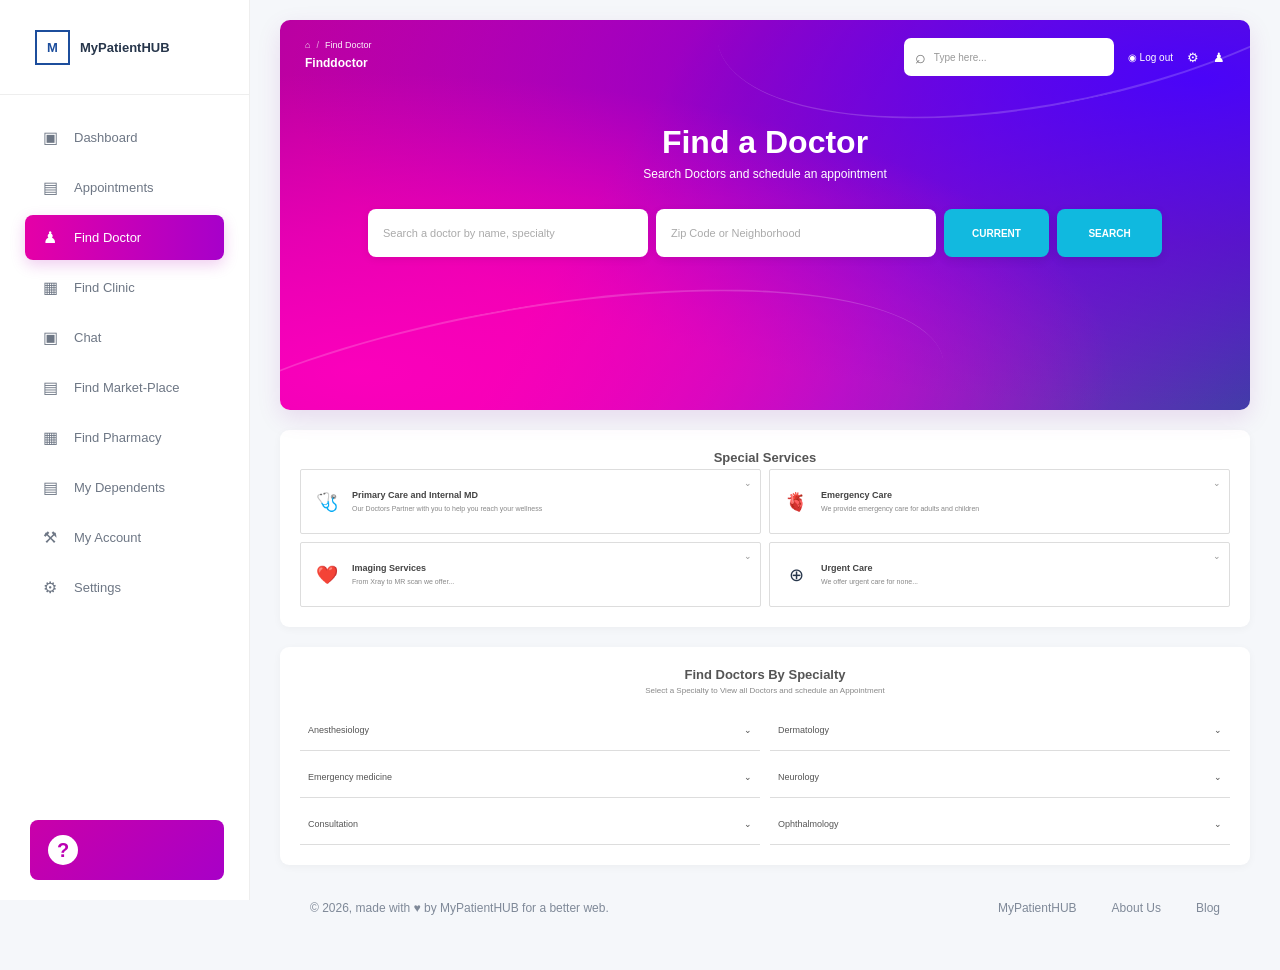
<file: find-doctor.html>
<!DOCTYPE html>
<html lang="en">

<head>
    <meta charset="UTF-8">
    <meta name="viewport" content="width=device-width, initial-scale=1.0">
    <title>Find Doctor - MyPatientHUB</title>

    <link rel="stylesheet" href="style.css">
    <link rel="stylesheet" href="find-pages.css">
</head>

<body class="dashboard-body">
    <aside class="sidebar" id="sidebar">

        <div class="logo-area">
            <div class="logo-icon">M</div>
            <span>MyPatientHUB</span>
        </div>

        <nav class="sidebar-menu">

            <a href="dashboard.html" class="menu-item">
                <span class="menu-icon">▣</span>
                <span>Dashboard</span>
            </a>

            <a href="#" class="menu-item">
                <span class="menu-icon">▤</span>
                <span>Appointments</span>
            </a>

            <a href="find-doctor.html" class="menu-item active">
                <span class="menu-icon">♟</span>
                <span>Find Doctor</span>
            </a>

            <a href="find-clinic.html" class="menu-item">
                <span class="menu-icon">▦</span>
                <span>Find Clinic</span>
            </a>

            <a href="#" class="menu-item">
                <span class="menu-icon">▣</span>
                <span>Chat</span>
            </a>

            <a href="#" class="menu-item">
                <span class="menu-icon">▤</span>
                <span>Find Market-Place</span>
            </a>

            <a href="#" class="menu-item">
                <span class="menu-icon">▦</span>
                <span>Find Pharmacy</span>
            </a>

            <a href="#" class="menu-item">
                <span class="menu-icon">▤</span>
                <span>My Dependents</span>
            </a>

            <a href="#" class="menu-item">
                <span class="menu-icon">⚒</span>
                <span>My Account</span>
            </a>

            <a href="#" class="menu-item">
                <span class="menu-icon">⚙</span>
                <span>Settings</span>
            </a>

        </nav>

        <div class="help-box">
            <span>?</span>
        </div>

    </aside>
    <main class="main-content">
        <section class="dashboard-content">

            <section class="doctor-hero">
                <div class="hero-topbar">

                    <div class="hero-left">

                        <button type="button" class="hero-hamburger" onclick="toggleDoctorSidebar()">
                            ☰
                        </button>

                        <div class="hero-breadcrumb">
                            <div>
                                ⌂
                                <span>/</span>
                                Find Doctor
                            </div>

                            <strong>Finddoctor</strong>
                        </div>

                    </div>


                    <div class="hero-right">

                        <div class="hero-search">
                            <span>⌕</span>

                            <input type="text" placeholder="Type here...">
                        </div>

                        <a href="index.html" class="hero-logout">
                            ◉ Log out
                        </a>

                        <span class="hero-icon">⚙</span>

                        <span class="hero-icon">♟</span>

                    </div>

                </div>
                <div class="hero-title">

                    <h1>Find a Doctor</h1>

                    <p>
                        Search Doctors and schedule an appointment
                    </p>
                    <div class="search-row">

                        <input type="text" class="search-input" id="doctorSearch"
                            placeholder="Search a doctor by name, specialty">

                        <input type="text" class="search-input" id="locationSearch"
                            placeholder="Zip Code or Neighborhood">
                        <button type="button" class="search-button current-button"
                            onclick="window.location.href='find-doctor-results.html?mode=current'">
                            CURRENT
                        </button>

                        <button type="button" class="search-button" onclick="goToDoctorSearch()">
                            SEARCH
                        </button>

                    </div>

                </div>

            </section>
            <section class="section">

                <h2 class="section-title">
                    Special Services
                </h2>

                <div class="service-grid">

                    <div class="service-card">

                        <div class="service-icon">
                            🩺
                        </div>

                        <div class="service-text">
                            <h3>
                                Primary Care and Internal MD
                            </h3>

                            <p>
                                Our Doctors Partner with you to help
                                you reach your wellness
                            </p>
                        </div>

                        <span class="arrow">⌄</span>

                    </div>


                    <div class="service-card">

                        <div class="service-icon">
                            🫀
                        </div>

                        <div class="service-text">
                            <h3>
                                Emergency Care
                            </h3>

                            <p>
                                We provide emergency care for adults
                                and children
                            </p>
                        </div>

                        <span class="arrow">⌄</span>

                    </div>


                    <div class="service-card">

                        <div class="service-icon">
                            ❤️
                        </div>

                        <div class="service-text">
                            <h3>
                                Imaging Services
                            </h3>

                            <p>
                                From Xray to MR scan we offer...
                            </p>
                        </div>

                        <span class="arrow">⌄</span>

                    </div>


                    <div class="service-card">

                        <div class="service-icon">
                            ⊕
                        </div>

                        <div class="service-text">
                            <h3>
                                Urgent Care
                            </h3>

                            <p>
                                We offer urgent care for none...
                            </p>
                        </div>

                        <span class="arrow">⌄</span>

                    </div>

                </div>

            </section>
            <section class="section">

                <h2 class="section-title">
                    Find Doctors By Specialty
                </h2>

                <p class="section-subtitle">
                    Select a Specialty to View all Doctors and
                    schedule an Appointment
                </p>

                <div class="specialty-grid">

                    <div class="specialty">
                        <span>Anesthesiology</span>
                        <span>⌄</span>
                    </div>

                    <div class="specialty">
                        <span>Dermatology</span>
                        <span>⌄</span>
                    </div>

                    <div class="specialty">
                        <span>Emergency medicine</span>
                        <span>⌄</span>
                    </div>

                    <div class="specialty">
                        <span>Neurology</span>
                        <span>⌄</span>
                    </div>

                    <div class="specialty">
                        <span>Consultation</span>
                        <span>⌄</span>
                    </div>

                    <div class="specialty">
                        <span>Ophthalmology</span>
                        <span>⌄</span>
                    </div>

                </div>

            </section>
            <footer class="dashboard-footer">

                <p>
                    © 2026, made with ♥ by MyPatientHUB
                    for a better web.
                </p>

                <div>
                    <a href="#">MyPatientHUB</a>
                    <a href="#">About Us</a>
                    <a href="#">Blog</a>
                </div>

            </footer>

        </section>

    </main>
    <script>
        function goToDoctorSearch() {

            const doctor =
                document.getElementById("doctorSearch").value.trim();

            const location =
                document.getElementById("locationSearch").value.trim();

            let url = "find-doctor-results.html";

            const params = new URLSearchParams();

            if (doctor !== "") {
                params.set("doctor", doctor);
            }

            if (location !== "") {
                params.set("location", location);
            }

            if (params.toString() !== "") {
                url += "?" + params.toString();
            }

            window.location.href = url;
        }

        function toggleDoctorSidebar() {
            const sidebar = document.getElementById("sidebar");

            if (!sidebar) {
                return;
            }

            sidebar.classList.toggle("show");
        }

    </script>
</body>

</html>
</file>
<file: style.css>
* {
    margin: 0;
    padding: 0;
    box-sizing: border-box;
}


body {
    font-family: Arial, Helvetica, sans-serif;
    color: #27364b;
    background: #f5f7fa;
}


a {
    text-decoration: none;
    color: inherit;
}
.login-page {
    min-height: 100vh;
    background: #f5f7fa;
}


.login-hero {
    margin: 5px;
    height: 400px;
    background:url(image/new.png)
}


.hero-content {
    width: 100%;
    text-align: center;
    padding-top: 85px;
}


.hero-content h1 {
    color: white;
    font-size: 40px;
    margin-bottom: 12px;
}


.hero-content > p {
    color: white;
    font-size: 14px;
}
.login-card {
    width: 375px;
    min-height: 420px;

    background: white;

    border-radius: 14px;

    margin: 22px auto 0;

    padding: 25px 20px;

    box-shadow:
        0 15px 35px rgba(0, 0, 0, .10);
}


.login-card h2 {
    font-size: 17px;
    margin-bottom: 25px;
}

.social-login {
    display: flex;
    justify-content: center;
    gap: 8px;
    margin-bottom: 30px;
}


.social-btn {
    width: 64px;
    height: 50px;

    border: 1px solid #eeeeee;

    background: white;

    border-radius: 6px;

    font-size: 21px;

    cursor: pointer;
}


.facebook span {
    color: #3b5998;
    font-weight: bold;
}


.google span {
    color: #4285f4;
    font-weight: bold;
}

.login-card input[type="text"],
.login-card input[type="password"] {

    width: 100%;

    height: 35px;

    border: 1px solid #dcdcdc;

    border-radius: 7px;

    padding: 0 11px;

    margin-bottom: 12px;

    outline: none;

    font-size: 12px;
}


.login-card input:focus {
    border-color: #c600a8;
}

.signin-btn {
    width: 100%;

    height: 35px;

    border: none;

    border-radius: 6px;

    color: white;

    font-weight: bold;

    font-size: 11px;

    cursor: pointer;

    background:
        linear-gradient(
            90deg,
            #ed0094,
            #a700c5
        );
}

.login-options {
    display: flex;

    justify-content: space-between;

    align-items: center;

    font-size: 11px;

    color: #9299a5;

    margin-top: 10px;
}


.login-options a {
    color: #7c8795;
}


.login-options label {
    display: flex;
    align-items: center;
    gap: 5px;
}


.login-options input {
    width: 17px;
    height: 17px;
}
.or {
    display: flex;

    align-items: center;

    gap: 10px;

    color: #aaa;

    font-size: 12px;

    margin: 15px 0;
}


.or::before,
.or::after {
    content: "";

    height: 1px;

    background: #eeeeee;

    flex: 1;
}
.signup-btn {
    width: 100%;

    height: 35px;

    border: none;

    border-radius: 6px;

    background:
        linear-gradient(
            90deg,
            #22c2ed,
            #246ef1
        );

    color: white;

    font-weight: bold;

    font-size: 11px;

    cursor: pointer;
}
.login-footer {
    margin-top:150px;
    min-height: 120px;

    display: flex;

    justify-content: center;

    align-items: flex-end;

    gap: 35px;

    padding-bottom: 30px;

    color: #9099a7;

    font-size: 13px;
}

.dashboard-body {
    display: flex;

    min-height: 100vh;

    background: #f5f7fa;
}
.sidebar {
    width: 250px;

    min-height: 100vh;

    position: fixed;

    left: 0;
    top: 0;

    background: white;

    border-right: 1px solid #eeeeee;

    z-index: 100;

    display: flex;

    flex-direction: column;
}


.logo-area {
    height: 95px;

    display: flex;

    align-items: center;

    padding: 0 35px;

    gap: 10px;

    border-bottom: 1px solid #eeeeee;

    font-size: 13px;

    font-weight: bold;
}


.logo-icon {
    width: 35px;
    height: 35px;

    border: 2px solid #1c4d9c;

    color: #1c4d9c;

    display: flex;

    align-items: center;

    justify-content: center;

    font-weight: bold;
}

.sidebar-menu {
    padding: 20px 25px;
}


.menu-item {
    height: 45px;

    display: flex;

    align-items: center;

    gap: 14px;

    padding: 0 15px;

    border-radius: 8px;

    margin-bottom: 5px;

    color: #6e7785;

    font-size: 13px;

    transition: .2s;
}


.menu-item:hover {
    background: #f4f5f8;
}


.menu-item.active {
    background:
        linear-gradient(
            90deg,
            #e500a7,
            #a700ca
        );

    color: white;

    box-shadow:
        0 5px 15px rgba(180, 0, 180, .2);
}


.menu-icon {
    width: 20px;

    text-align: center;

    font-size: 16px;
}


.help-box {
    margin-top: auto;

    margin-left: 30px;

    margin-right: 25px;

    margin-bottom: 20px;

    height: 60px;

    border-radius: 8px;

    background:
        linear-gradient(
            135deg,
            #c900a9,
            #a800c7
        );

    color: white;

    display: flex;

    align-items: center;

    padding-left: 18px;
}


.help-box span {
    width: 30px;
    height: 30px;

    border-radius: 50%;

    background: white;

    color: #bb00b2;

    display: flex;

    align-items: center;

    justify-content: center;

    font-size: 20px;

    font-weight: bold;
}
.main-content {
    margin-left: 250px;

    width: calc(100% - 250px);

    min-height: 100vh;
}

.top-header {
    height: 110px;

    background: white;

    border-bottom: 1px solid #eeeeee;

    display: flex;

    justify-content: space-between;

    align-items: center;

    padding: 0 35px;
}


.header-left {
    display: flex;

    align-items: center;

    gap: 25px;
}


.hamburger {
    border: none;

    background: transparent;

    font-size: 20px;

    cursor: pointer;

    color: #697483;
}


.breadcrumb {
    font-size: 11px;

    color: #7e8793;

    margin-bottom: 8px;

    display: flex;

    gap: 8px;
}


.header-left h2 {
    font-size: 15px;
}


.header-right {
    display: flex;

    align-items: center;

    gap: 18px;

    color: #4f5a69;

    font-size: 12px;
}


.search-box {
    width: 190px;

    height: 35px;

    border: 1px solid #eeeeee;

    border-radius: 5px;

    display: flex;

    align-items: center;

    padding: 0 10px;

    gap: 8px;
}


.search-box input {
    border: none;

    outline: none;

    width: 100%;

    font-size: 11px;
}


.header-icon {
    cursor: pointer;
}
.dashboard-content {
    padding: 20px 30px;
}


.dashboard-content > h1 {
    font-size: 21px;

    margin-bottom: 25px;
}

.cards-grid {
    display: grid;

    grid-template-columns: 1fr 1fr;

    gap: 15px;
}


.dashboard-card {
    background: white;

    border-radius: 10px;

    padding: 20px;

    min-height: 350px;

    box-shadow:
        0 3px 12px rgba(0, 0, 0, .02);
}


.card-title {
    display: flex;

    justify-content: space-between;

    align-items: center;

    margin-bottom: 25px;
}


.card-title h3 {
    font-size: 14px;
}


.card-title span {
    color: #a4abb4;
}
.chart-content {
    display: flex;

    align-items: center;

    justify-content: space-around;

    gap: 15px;
}


.donut {
    width: 175px;
    height: 175px;

    border-radius: 50%;

    position: relative;

    flex-shrink: 0;
}


.donut::after {
    content: "";

    width: 95px;
    height: 95px;

    position: absolute;

    left: 50%;
    top: 50%;

    transform: translate(-50%, -50%);

    background: white;

    border-radius: 50%;
}


.chart-clinic {

    background:
        conic-gradient(
            #e90091 0deg 120deg,
            #2866e9 120deg 150deg,
            #f5c832 150deg 215deg,
            #15ad4d 215deg 340deg,
            #303b69 340deg 360deg
        );
}


.chart-pharmacy {

    background:
        conic-gradient(
            #2866e9 0deg 100deg,
            #b9c7df 100deg 180deg,
            #ed0096 180deg 215deg,
            #16aa4b 215deg 270deg,
            #30375f 270deg 360deg
        );
}


.chart-market {

    background:
        conic-gradient(
            #30375f 0deg 90deg,
            #e90091 90deg 180deg,
            #2c70ed 180deg 245deg,
            #16aa4b 245deg 360deg
        );
}
.legend {
    width: 48%;

    display: flex;

    flex-direction: column;

    gap: 16px;

    font-size: 11px;

    color: #606a78;
}


.legend div {
    display: grid;

    grid-template-columns: 12px 1fr 35px;

    align-items: center;

    gap: 6px;
}


.legend i {
    width: 9px;
    height: 9px;

    border-radius: 50%;

    display: inline-block;
}


.legend b {
    text-align: right;

    font-weight: normal;
}
.pink {
    background: #e90091;
}

.blue {
    background: #2866e9;
}

.yellow {
    background: #f5c832;
}

.green {
    background: #16ad4d;
}

.darkblue {
    background: #303b69;
}

.lightblue {
    background: #b9c7df;
}
.details-btn {
    margin-top: 15px;

    margin-left: 35px;

    width: 145px;

    height: 32px;

    border: none;

    border-radius: 6px;

    background:
        linear-gradient(
            90deg,
            #aab9d3,
            #7286a8
        );

    color: white;

    font-size: 10px;

    font-weight: bold;

    cursor: pointer;
}
.line-chart {
    height: 230px;

    width: 100%;

    display: flex;

    align-items: center;
}


.line-chart svg {
    width: 100%;

    height: 180px;

    color: #596372;
}
.appointment-card {
    background: white;

    margin-top: 20px;

    border-radius: 10px;

    padding: 20px;
}


.appointment-header {
    display: flex;

    justify-content: space-between;

    align-items: center;

    margin-bottom: 15px;
}


.appointment-header h3 {
    font-size: 15px;
}


.appointment-header button {
    border: none;

    background: #edf1f7;

    color: #63728a;

    padding: 8px 15px;

    border-radius: 5px;

    font-size: 10px;
}


.appointment-row {
    display: flex;

    justify-content: space-between;

    align-items: center;

    padding: 15px 0;

    border-top: 1px solid #eeeeee;
}


.doctor {
    display: flex;

    align-items: center;

    gap: 12px;
}


.doctor-avatar {
    width: 42px;
    height: 42px;

    border-radius: 50%;

    background: #edf1f7;

    display: flex;

    align-items: center;

    justify-content: center;

    color: #4e6280;

    font-size: 11px;

    font-weight: bold;
}


.doctor div:last-child {
    display: flex;

    flex-direction: column;

    gap: 5px;
}


.doctor strong {
    font-size: 12px;
}


.doctor span {
    font-size: 11px;

    color: #929aa7;
}


.appointment-info {
    display: flex;

    gap: 80px;

    font-size: 12px;
}


.appointment-info span {
    color: #8994a4;
}
.dashboard-footer {
    min-height: 85px;

    display: flex;

    align-items: center;

    justify-content: space-between;

    padding: 20px 30px;

    color: #7f8998;

    font-size: 12px;
}


.dashboard-footer div {
    display: flex;

    gap: 35px;
}
@media (max-width: 1000px) {

    .sidebar {
        width: 220px;
    }

    .main-content {
        margin-left: 220px;

        width: calc(100% - 220px);
    }

    .cards-grid {
        grid-template-columns: 1fr;
    }

    .header-right .search-box {
        width: 140px;
    }

}


@media (max-width: 768px) {

    .sidebar {
        transform: translateX(-100%);

        transition: .3s;
    }


    .sidebar.show {
        transform: translateX(0);
    }


    .main-content {
        margin-left: 0;

        width: 100%;
    }


    .top-header {
        height: 85px;

        padding: 0 18px;
    }


    .header-right {
        gap: 8px;
    }


    .header-right .search-box {
        display: none;
    }


    .header-link {
        display: none;
    }


    .dashboard-content {
        padding: 18px;
    }


    .chart-content {
        flex-direction: column;
    }


    .legend {
        width: 100%;
    }


    .dashboard-footer {
        flex-direction: column;

        gap: 15px;

        text-align: center;
    }

}


@media (max-width: 500px) {

    .hero-content {
        padding-top: 45px;
    }


    .hero-content h1 {
        font-size: 27px;
    }


    .login-card {
        width: calc(100% - 30px);

        margin-top: 20px;
    }


    .login-footer {
        flex-wrap: wrap;

        gap: 15px;

        padding: 30px 15px;
    }


    .dashboard-content > h1 {
        font-size: 18px;
    }


    .dashboard-card {
        padding: 15px;

        min-height: auto;
    }


    .donut {
        width: 150px;
        height: 150px;
    }


    .donut::after {
        width: 80px;
        height: 80px;
    }


    .appointment-info {
        gap: 20px;
    }


    .dashboard-footer div {
        gap: 15px;
    }

}
</file>
<file: find-pages.css>
.doctor-hero {

    position: relative;

    width: 100%;

    min-height: 390px;

    padding: 18px 25px 30px;

    border-radius: 10px;

    overflow: hidden;

    color: white;

    background:
        radial-gradient(
            ellipse at 8% 90%,
            rgba(255, 0, 190, .90) 0%,
            rgba(255, 0, 190, .55) 28%,
            transparent 60%
        ),

        radial-gradient(
            ellipse at 95% 15%,
            rgba(70, 0, 255, .90) 0%,
            rgba(90, 0, 220, .60) 35%,
            transparent 70%
        ),

        linear-gradient(
            120deg,
            #b900a2 0%,
            #e300a7 35%,
            #9218cf 65%,
            #423ca8 100%
        );

    box-shadow:
        0 8px 25px rgba(130, 0, 150, .12);
}
.doctor-hero::before {

    content: "";

    position: absolute;

    width: 850px;
    height: 250px;

    left: -180px;
    bottom: -150px;

    border-radius: 50%;

    border-top:
        2px solid rgba(255,255,255,.18);

    transform:
        rotate(-10deg);

    pointer-events: none;
}


.doctor-hero::after {

    content: "";

    position: absolute;

    width: 700px;
    height: 260px;

    right: -160px;
    top: -180px;

    border-radius: 50%;

    border-bottom:
        2px solid rgba(255,255,255,.18);

    transform:
        rotate(-12deg);

    pointer-events: none;
}
.hero-topbar {

    position: relative;

    z-index: 10;

    width: 100%;

    display: flex;

    justify-content: space-between;

    align-items: flex-start;
}


.hero-left {

    display: flex;

    align-items: flex-start;

    gap: 22px;
}
.hero-hamburger {

    border: none;

    background: transparent;

    color: white;

    font-size: 25px;

    line-height: 1;

    cursor: pointer;

    padding: 4px;

    display: none;
}
.hero-breadcrumb {

    font-size: 9px;

    color: white;

    line-height: 1.6;
}


.hero-breadcrumb div {

    display: flex;

    align-items: center;

    gap: 6px;

    opacity: .95;
}


.hero-breadcrumb span {

    opacity: .7;
}


.hero-breadcrumb strong {

    display: block;

    font-size: 12px;

    margin-top: 2px;
}
.hero-right {

    display: flex;

    align-items: center;

    gap: 14px;

    color: white;
}


.hero-search {

    width: 210px;

    height: 38px;

    background: white;

    border-radius: 7px;

    display: flex;

    align-items: center;

    gap: 8px;

    padding: 0 11px;

    color: #777;
}


.hero-search span {

    font-size: 18px;

    line-height: 1;
}


.hero-search input {

    border: none;

    outline: none;

    width: 100%;

    font-size: 10px;

    color: #555;

    background: transparent;
}


.hero-search input::placeholder {

    color: #999;
}


.hero-logout {

    color: white;

    font-size: 10px;

    white-space: nowrap;

    text-decoration: none;
}


.hero-icon {

    color: white;

    font-size: 13px;

    cursor: pointer;
}
.hero-title {

    position: relative;

    z-index: 5;

    text-align: center;

    margin-top: 48px;
}


.hero-title h1 {

    color: white;

    font-size: 32px;

    font-weight: bold;

    margin: 0 0 6px;
}


.hero-title p {

    color: white;

    font-size: 12px;

    margin: 0 0 28px;
}

.search-row {

    position: relative;

    z-index: 5;

    display: flex;

    justify-content: center;

    align-items: center;

    gap: 8px;
}


.search-input {

    height: 48px;

    width: 280px;

    padding: 0 15px;

    border: none;

    border-radius: 8px;

    outline: none;

    background: white;

    color: #555;

    font-size: 11px;

    box-shadow:
        0 2px 8px rgba(0,0,0,.08);
}


.search-input::placeholder {

    color: #aaa;
}


.search-input:focus {

    box-shadow:
        0 0 0 2px rgba(255,255,255,.7);
}
.search-button {

    height: 48px;

    min-width: 105px;

    padding: 0 18px;

    border: none;

    border-radius: 8px;

    background: #10b9df;

    color: white;

    font-size: 10px;

    font-weight: bold;

    cursor: pointer;

    transition: .2s;

    box-shadow:
        0 3px 10px rgba(0,0,0,.10);
}


.search-button:hover {

    background: #079fc5;

    transform: translateY(-1px);
}


.search-button:active {

    transform: scale(.97);
}


.current-button {

    background: #12b9df;
}
.section {

    background: white;

    border-radius: 9px;

    padding: 20px;

    margin-top: 20px;

    box-shadow:
        0 2px 8px rgba(0,0,0,.04);
}


.section-title {

    text-align: center;

    font-size: 13px;

    font-weight: bold;

    color: #555;

    margin: 0 0 4px;
}


.section-subtitle {

    text-align: center;

    font-size: 8px;

    color: #888;

    margin: 0 0 14px;
}
.service-grid {

    display: grid;

    grid-template-columns: 1fr 1fr;

    gap: 8px;
}


.service-card {

    min-height: 65px;

    border: 1px solid #ddd;

    border-radius: 2px;

    display: flex;

    align-items: center;

    padding: 9px;

    position: relative;

    cursor: pointer;

    background: white;

    transition: .2s;
}


.service-card:hover {

    box-shadow:
        0 2px 7px rgba(0,0,0,.08);

    transform: translateY(-1px);
}


.service-icon {

    width: 34px;

    height: 34px;

    border-radius: 6px;

    display: flex;

    justify-content: center;

    align-items: center;

    font-size: 18px;

    margin-right: 8px;

    flex-shrink: 0;
}


.service-text {

    flex: 1;
}


.service-text h3 {

    font-size: 9px;

    color: #444;

    margin: 0 0 4px;
}


.service-text p {

    font-size: 7px;

    color: #888;

    line-height: 1.4;

    margin: 0;
}


.arrow {

    position: absolute;

    right: 8px;

    top: 8px;

    color: #999;

    font-size: 9px;
}

.specialty-grid {

    display: grid;

    grid-template-columns: 1fr 1fr;

    gap: 5px 10px;
}


.specialty {

    height: 42px;

    border-bottom: 1px solid #ddd;

    display: flex;

    align-items: center;

    justify-content: space-between;

    padding: 0 8px;

    font-size: 9px;

    color: #555;

    cursor: pointer;

    transition: .2s;
}


.specialty:hover {

    background: #fafafa;
}
@media (max-width: 768px) {

    .doctor-hero {

        min-height: 310px;

        padding: 12px 12px 20px;

        border-radius: 8px;
    }


    .hero-hamburger {

        display: block;

        font-size: 20px;
    }


    .hero-left {

        gap: 8px;
    }


    .hero-breadcrumb {

        font-size: 7px;
    }


    .hero-breadcrumb strong {

        font-size: 9px;
    }


    .hero-right {

        gap: 7px;
    }


    .hero-search {

        width: 110px;

        height: 30px;

        padding: 0 7px;
    }


    .hero-search span {

        font-size: 14px;
    }


    .hero-search input {

        font-size: 7px;
    }


    .hero-logout {

        font-size: 7px;
    }


    .hero-icon {

        font-size: 9px;
    }


    .hero-title {

        margin-top: 45px;
    }


    .hero-title h1 {

        font-size: 24px;
    }


    .hero-title p {

        font-size: 8px;

        margin-bottom: 17px;
    }


    .search-row {

        display: grid;

        grid-template-columns: 1fr 1fr;

        gap: 6px;
    }


    .search-input {

        width: 100%;

        height: 34px;

        font-size: 8px;
    }


    .search-button {

        height: 34px;

        min-width: 0;

        width: 100%;

        font-size: 8px;
    }


    .service-grid {

        grid-template-columns: 1fr 1fr;
    }


    .specialty-grid {

        grid-template-columns: 1fr 1fr;
    }

}

@media (max-width: 500px) {

    .doctor-hero {

        min-height: 205px;

        padding: 9px 10px 13px;
    }


    .hero-topbar {

        align-items: center;
    }


    .hero-hamburger {

        font-size: 17px;

        padding: 2px;
    }


    .hero-left {

        gap: 5px;
    }


    .hero-breadcrumb {

        font-size: 5.5px;
    }


    .hero-breadcrumb strong {

        font-size: 7px;
    }


    .hero-right {

        gap: 5px;
    }


    .hero-search {

        width: 100px;

        height: 25px;

        border-radius: 5px;

        padding: 0 6px;
    }


    .hero-search span {

        font-size: 11px;
    }


    .hero-search input {

        font-size: 6px;
    }


    .hero-logout {

        font-size: 6px;
    }


    .hero-icon {

        font-size: 7px;
    }


    .hero-title {

        margin-top: 27px;
    }


    .hero-title h1 {

        font-size: 21px;

        margin-bottom: 3px;
    }


    .hero-title p {

        font-size: 7px;

        margin-bottom: 11px;
    }


    .search-row {

        grid-template-columns: 1fr 1fr;

        gap: 4px;
    }


    .search-input {

        height: 27px;

        padding: 0 7px;

        font-size: 6.5px;

        border-radius: 4px;
    }


    .search-button {

        height: 27px;

        font-size: 6.5px;

        border-radius: 4px;
    }


    .section {

        padding: 15px;

        margin-top: 18px;
    }


    .section-title {

        font-size: 12px;
    }


    .section-subtitle {

        font-size: 7px;

        margin-bottom: 10px;
    }


    .service-grid {

        grid-template-columns: 1fr 1fr;

        gap: 6px;
    }


    .service-card {

        min-height: 62px;

        padding: 7px;
    }


    .service-icon {

        width: 27px;

        height: 27px;

        font-size: 15px;

        margin-right: 5px;
    }


    .service-text h3 {

        font-size: 7.5px;
    }


    .service-text p {

        font-size: 6px;
    }


    .arrow {

        right: 5px;

        top: 5px;
    }


    .specialty-grid {

        grid-template-columns: 1fr 1fr;

        gap: 5px;
    }


    .specialty {

        height: 35px;

        padding: 0 7px;

        font-size: 7.5px;
    }

}

@media (max-width: 380px) {

    .doctor-hero {

        min-height: 195px;

        padding: 8px;
    }


    .hero-search {

        width: 85px;
    }


    .hero-title h1 {

        font-size: 18px;
    }


    .hero-title p {

        font-size: 6px;
    }


    .search-input {

        font-size: 6px;
    }


    .search-button {

        font-size: 6px;
    }

}

.clinic-hero {

    position: relative;

    width: 100%;

    min-height: 390px;

    padding: 18px 25px 30px;

    border-radius: 10px;

    overflow: hidden;

    color: white;


    background:
        radial-gradient(
            ellipse at 8% 90%,
            rgba(255, 0, 190, .90) 0%,
            rgba(255, 0, 190, .55) 28%,
            transparent 60%
        ),

        radial-gradient(
            ellipse at 95% 15%,
            rgba(70, 0, 255, .90) 0%,
            rgba(90, 0, 220, .60) 35%,
            transparent 70%
        ),

        linear-gradient(
            120deg,
            #b900a2 0%,
            #e300a7 35%,
            #9218cf 65%,
            #423ca8 100%
        );

    box-shadow:
        0 8px 25px rgba(130, 0, 150, .12);
}



.clinic-hero::before {

    content: "";

    position: absolute;

    width: 850px;
    height: 250px;

    left: -180px;
    bottom: -150px;

    border-radius: 50%;

    border-top:
        2px solid rgba(255,255,255,.18);

    transform: rotate(-10deg);

    pointer-events: none;
}


.clinic-hero::after {

    content: "";

    position: absolute;

    width: 700px;
    height: 260px;

    right: -160px;
    top: -180px;

    border-radius: 50%;

    border-bottom:
        2px solid rgba(255,255,255,.18);

    transform: rotate(-12deg);

    pointer-events: none;
}
.clinic-service-card .service-icon {

    background: #eef8ff;

}
@media (max-width: 768px) {

    .clinic-hero {

        min-height: 310px;

        padding: 12px 12px 20px;

        border-radius: 8px;
    }

}


@media (max-width: 500px) {

    .clinic-hero {

        min-height: 205px;

        padding: 9px 10px 13px;
    }

}


@media (max-width: 380px) {

    .clinic-hero {

        min-height: 195px;

        padding: 8px;
    }

}
.clinic-results-page {
    padding: 30px;
    background: #f8f9fc;
    min-height: calc(100vh - 85px);
}

.clinic-results-header {
    margin-bottom: 22px;
}

.clinic-results-header h1 {
    margin: 0 0 8px;
    font-size: 30px;
    color: #263238;
}

.clinic-results-header p {
    margin: 0;
    color: #7b809a;
}
.clinic-results-search {
    display: flex;
    gap: 12px;
    margin-bottom: 25px;
}

.results-search-box {
    flex: 1;
    height: 52px;
    background: white;
    border: 1px solid #e2e5ec;
    border-radius: 8px;
    display: flex;
    align-items: center;
    padding: 0 15px;
    gap: 10px;
}

.results-search-box span {
    color: #7b809a;
    font-size: 19px;
}

.results-search-box input {
    width: 100%;
    border: none;
    outline: none;
    font-size: 14px;
}

.results-search-btn {
    border: none;
    background: #344767;
    color: white;
    padding: 0 28px;
    border-radius: 8px;
    font-weight: 600;
    cursor: pointer;
}
.clinic-map-layout {
    display: grid;
    grid-template-columns: 310px 1fr;
    gap: 20px;
    min-height: 620px;
}

.clinic-filter-panel {
    background: white;
    border-radius: 12px;
    padding: 22px;
    box-shadow: 0 2px 12px rgba(0, 0, 0, .05);
    height: fit-content;
}

.filter-header {
    display: flex;
    align-items: center;
    justify-content: space-between;
    margin-bottom: 20px;
}

.filter-header h2 {
    margin: 0;
    font-size: 21px;
    color: #263238;
}

.filter-header button {
    border: none;
    background: none;
    color: #e91e63;
    cursor: pointer;
    font-size: 13px;
}

.filter-section {
    border-top: 1px solid #edf0f5;
    padding: 18px 0;
}

.filter-section:first-of-type {
    border-top: none;
    padding-top: 0;
}

.filter-section h3 {
    margin: 0 0 14px;
    font-size: 14px;
    color: #344767;
}

.filter-label {
    display: block;
    margin-bottom: 8px;
    font-size: 13px;
    font-weight: 600;
    color: #344767;
}

.filter-section select,
.filter-section > input {
    width: 100%;
    height: 44px;
    padding: 0 12px;
    border: 1px solid #dfe3eb;
    border-radius: 7px;
    outline: none;
    background: white;
}

.checkbox-row {
    display: flex;
    align-items: center;
    gap: 9px;
    margin-bottom: 12px;
    cursor: pointer;
    font-size: 13px;
    color: #67748e;
}

.checkbox-row input {
    width: 16px;
    height: 16px;
    accent-color: #344767;
}

.apply-filter-btn {
    width: 100%;
    height: 45px;
    border: none;
    border-radius: 7px;
    background: #344767;
    color: white;
    font-weight: 600;
    cursor: pointer;
}



.clinic-map-container {
    background: white;
    border-radius: 12px;
    overflow: hidden;
    box-shadow: 0 2px 12px rgba(0, 0, 0, .05);
}

.map-topbar {
    height: 70px;
    padding: 0 20px;
    display: flex;
    align-items: center;
    justify-content: space-between;
    border-bottom: 1px solid #edf0f5;
}

.map-topbar strong {
    display: block;
    color: #263238;
    margin-bottom: 4px;
}

.map-topbar span {
    font-size: 12px;
    color: #7b809a;
}

.map-location-btn {
    border: 1px solid #dfe3eb;
    background: white;
    border-radius: 7px;
    padding: 9px 14px;
    cursor: pointer;
}


.map-area {
    position: relative;
    height: 550px;
    overflow: hidden;
    background:
        linear-gradient(30deg, transparent 48%, #e3e6eb 49%, #e3e6eb 51%, transparent 52%),
        linear-gradient(120deg, transparent 48%, #e3e6eb 49%, #e3e6eb 51%, transparent 52%),
        #eef1ed;
    background-size: 180px 180px;
}




.map-road {
    position: absolute;
    background: #ffffff;
    box-shadow: 0 0 0 1px #dfe3df;
}

.road-one {
    width: 100%;
    height: 25px;
    top: 40%;
    left: 0;
    transform: rotate(-8deg);
}

.road-two {
    width: 100%;
    height: 20px;
    top: 68%;
    left: 0;
    transform: rotate(12deg);
}

.road-three {
    width: 25px;
    height: 100%;
    left: 45%;
    top: 0;
    transform: rotate(8deg);
}

.road-four {
    width: 18px;
    height: 100%;
    left: 75%;
    top: 0;
    transform: rotate(-15deg);
}

.map-marker {
    position: absolute;
    width: 46px;
    height: 46px;
    border: none;
    border-radius: 50%;
    background: white;
    box-shadow: 0 4px 12px rgba(0, 0, 0, .2);
    cursor: pointer;
    font-size: 21px;
    z-index: 3;
}

.marker-one {
    left: 25%;
    top: 28%;
}

.marker-two {
    left: 62%;
    top: 22%;
}

.marker-three {
    left: 47%;
    top: 58%;
}

.marker-four {
    left: 76%;
    top: 67%;
}


.current-location {
    position: absolute;
    left: 52%;
    top: 43%;
    width: 22px;
    height: 22px;
    border-radius: 50%;
    background: #4285f4;
    border: 5px solid rgba(255,255,255,.8);
    box-shadow: 0 2px 8px rgba(0,0,0,.3);
}

.current-location span {
    position: absolute;
    width: 50px;
    height: 50px;
    left: -19px;
    top: -19px;
    border-radius: 50%;
    background: rgba(66,133,244,.15);
}

.map-controls {
    position: absolute;
    right: 18px;
    bottom: 18px;
    display: flex;
    flex-direction: column;
}

.map-controls button {
    width: 40px;
    height: 40px;
    border: 1px solid #ddd;
    background: white;
    font-size: 22px;
    cursor: pointer;
}
.map-label {
    position: absolute;
    background: rgba(255,255,255,.85);
    padding: 6px 10px;
    border-radius: 5px;
    color: #667085;
    font-size: 11px;
}

.label-one {
    left: 12%;
    top: 15%;
}

.label-two {
    left: 40%;
    top: 78%;
}

.label-three {
    right: 10%;
    top: 38%;
}

.clinic-list-section {
    margin-top: 30px;
}

.clinic-list-section h2 {
    color: #263238;
    margin-bottom: 18px;
}

.clinic-list {
    display: grid;
    gap: 14px;
}

.clinic-card {
    background: white;
    border-radius: 10px;
    padding: 18px;
    display: flex;
    align-items: center;
    gap: 18px;
    box-shadow: 0 2px 10px rgba(0,0,0,.04);
}

.clinic-card-icon {
    width: 52px;
    height: 52px;
    border-radius: 10px;
    background: #eef3f8;
    display: flex;
    align-items: center;
    justify-content: center;
    font-size: 24px;
}

.clinic-card-info {
    flex: 1;
}

.clinic-card-info h3 {
    margin: 0 0 5px;
    color: #263238;
}

.clinic-card-info p {
    margin: 0 0 5px;
    color: #667085;
    font-size: 13px;
}

.clinic-card-info span {
    color: #7b809a;
    font-size: 12px;
}

.clinic-card button {
    border: 1px solid #344767;
    background: white;
    color: #344767;
    padding: 10px 15px;
    border-radius: 7px;
    cursor: pointer;
}
@media (max-width: 900px) {

    .clinic-map-layout {
        grid-template-columns: 1fr;
    }

    .clinic-filter-panel {
        order: 1;
    }

    .clinic-map-container {
        order: 2;
    }

}

@media (max-width: 600px) {

    .clinic-results-page {
        padding: 18px;
    }

    .clinic-results-search {
        flex-direction: column;
    }

    .results-search-btn {
        height: 48px;
    }

    .clinic-card {
        align-items: flex-start;
        flex-wrap: wrap;
    }

    .clinic-card button {
        width: 100%;
    }

    .map-area {
        height: 450px;
    }

}
.doctor-results-page {
    padding: 30px;
    background: #f8f9fc;
    min-height: calc(100vh - 85px);
}

.doctor-results-header {
    margin-bottom: 22px;
}

.doctor-results-header h1 {
    margin: 0 0 8px;
    font-size: 30px;
    color: #263238;
}

.doctor-results-header p {
    margin: 0;
    color: #7b809a;
}
.doctor-results-search {
    display: flex;
    gap: 12px;
    margin-bottom: 25px;
}

.results-search-box {
    flex: 1;
    height: 52px;
    background: white;
    border: 1px solid #e2e5ec;
    border-radius: 8px;
    display: flex;
    align-items: center;
    padding: 0 15px;
    gap: 10px;
}

.results-search-box span {
    color: #7b809a;
}

.results-search-box input {
    width: 100%;
    border: none;
    outline: none;
    font-size: 14px;
}

.results-search-btn {
    border: none;
    background: #344767;
    color: white;
    padding: 0 28px;
    border-radius: 8px;
    font-weight: 600;
    cursor: pointer;
}
.doctor-map-layout {
    display: grid;
    grid-template-columns: 310px 1fr;
    gap: 20px;
    min-height: 620px;
}

.doctor-filter-panel {
    background: white;
    border-radius: 12px;
    padding: 22px;
    box-shadow: 0 2px 12px rgba(0,0,0,.05);
    height: fit-content;
}

.doctor-filter-panel select {
    width: 100%;
    height: 44px;
    padding: 0 12px;
    border: 1px solid #dfe3eb;
    border-radius: 7px;
    background: white;
    outline: none;
}

.doctor-map-container {
    background: white;
    border-radius: 12px;
    overflow: hidden;
    box-shadow: 0 2px 12px rgba(0,0,0,.05);
}

.map-topbar {
    height: 70px;
    padding: 0 20px;
    display: flex;
    align-items: center;
    justify-content: space-between;
    border-bottom: 1px solid #edf0f5;
}

.map-topbar strong {
    display: block;
    color: #263238;
    margin-bottom: 4px;
}

.map-topbar span {
    font-size: 12px;
    color: #7b809a;
}

.map-location-btn {
    border: 1px solid #dfe3eb;
    background: white;
    border-radius: 7px;
    padding: 9px 14px;
    cursor: pointer;
}

.fake-map {
    position: relative;
    height: 550px;
    overflow: hidden;

    background:
        linear-gradient(
            30deg,
            transparent 48%,
            #dfe3df 49%,
            #dfe3df 51%,
            transparent 52%
        ),
        linear-gradient(
            120deg,
            transparent 48%,
            #dfe3df 49%,
            #dfe3df 51%,
            transparent 52%
        ),
        #eef1ed;

    background-size: 180px 180px;

    transition: background-size .3s ease;
}



.fake-road {
    position: absolute;
    background: white;
    box-shadow: 0 0 0 1px #dfe3df;
}

.road-a {
    width: 100%;
    height: 26px;
    top: 35%;
    transform: rotate(-8deg);
}

.road-b {
    width: 100%;
    height: 22px;
    top: 67%;
    transform: rotate(10deg);
}

.road-c {
    width: 25px;
    height: 100%;
    left: 43%;
    transform: rotate(8deg);
}

.road-d {
    width: 20px;
    height: 100%;
    left: 75%;
    transform: rotate(-14deg);
}


.map-area-label {
    position: absolute;
    background: rgba(255,255,255,.85);
    padding: 6px 10px;
    border-radius: 5px;
    color: #667085;
    font-size: 11px;
}

.label-a {
    left: 12%;
    top: 15%;
}

.label-b {
    left: 42%;
    top: 78%;
}

.label-c {
    right: 10%;
    top: 38%;
}
.doctor-marker {
    position: absolute;
    width: 48px;
    height: 48px;

    border: none;
    border-radius: 50%;

    background: white;

    box-shadow:
        0 4px 14px rgba(0,0,0,.22);

    cursor: pointer;

    font-size: 22px;

    z-index: 5;

    transition:
        transform .2s,
        box-shadow .2s;
}

.doctor-marker:hover {
    transform: scale(1.12);
}

.marker-a {
    left: 23%;
    top: 25%;
}

.marker-b {
    left: 60%;
    top: 20%;
}

.marker-c {
    left: 45%;
    top: 55%;
}

.marker-d {
    left: 76%;
    top: 65%;
}

.marker-e {
    left: 30%;
    top: 72%;
}

.selected-marker {
    transform: scale(1.35);
    box-shadow:
        0 0 0 6px rgba(52,71,103,.15),
        0 5px 18px rgba(0,0,0,.3);
}



.fake-current-location {
    position: absolute;

    left: 52%;
    top: 43%;

    width: 20px;
    height: 20px;

    border-radius: 50%;

    background: #4285f4;

    border: 4px solid white;

    box-shadow:
        0 2px 8px rgba(0,0,0,.25);

    opacity: .55;
}

.location-active {
    opacity: 1;

    box-shadow:
        0 0 0 15px rgba(66,133,244,.15),
        0 2px 8px rgba(0,0,0,.3);
}


.fake-map-controls {
    position: absolute;

    right: 18px;
    bottom: 18px;

    display: flex;
    flex-direction: column;

    z-index: 10;
}

.fake-map-controls button {
    width: 40px;
    height: 40px;

    border: 1px solid #ddd;

    background: white;

    font-size: 22px;

    cursor: pointer;
}
.doctor-list-section {
    margin-top: 30px;
}

.doctor-list-section h2 {
    color: #263238;
    margin-bottom: 18px;
}

.doctor-list {
    display: grid;
    gap: 14px;
}

.doctor-result-card {
    background: white;

    border-radius: 10px;

    padding: 18px;

    display: flex;
    align-items: center;

    gap: 18px;

    box-shadow:
        0 2px 10px rgba(0,0,0,.04);
}

.doctor-result-avatar {
    width: 52px;
    height: 52px;

    border-radius: 50%;

    background: #eef3f8;

    display: flex;
    align-items: center;
    justify-content: center;

    color: #344767;
    font-weight: 700;
}

.doctor-result-info {
    flex: 1;
}

.doctor-result-info h3 {
    margin: 0 0 5px;
    color: #263238;
}

.doctor-result-info p {
    margin: 0 0 5px;
    color: #667085;
    font-size: 13px;
}

.doctor-result-info span {
    color: #7b809a;
    font-size: 12px;
}

.doctor-result-card button {
    border: 1px solid #344767;

    background: white;

    color: #344767;

    padding: 10px 15px;

    border-radius: 7px;

    cursor: pointer;
}

@media (max-width: 900px) {

    .doctor-map-layout {
        grid-template-columns: 1fr;
    }

    .doctor-filter-panel {
        order: 1;
    }

    .doctor-map-container {
        order: 2;
    }

}

@media (max-width: 600px) {

    .doctor-results-page {
        padding: 18px;
    }

    .doctor-results-search {
        flex-direction: column;
    }

    .results-search-btn {
        height: 48px;
    }

    .fake-map {
        height: 430px;
    }

    .doctor-result-card {
        align-items: flex-start;
        flex-wrap: wrap;
    }

    .doctor-result-card button {
        width: 100%;
    }

}
@media (max-width: 768px) {

    .sidebar {
        position: fixed;
        left: 0;
        top: 0;
        width: 260px;
        height: 100vh;
        z-index: 9999;

        transform: translateX(-100%);
        transition: transform 0.3s ease;
    }

    .sidebar.show {
        transform: translateX(0);
    }

    .hero-hamburger {
        display: flex;
        align-items: center;
        justify-content: center;

        width: 42px;
        height: 42px;

        border: none;
        border-radius: 8px;

        background: #ffffff;
        color: #1f2937;

        font-size: 25px;
        cursor: pointer;

        position: relative;
        z-index: 10000;
    }
}
</file>
